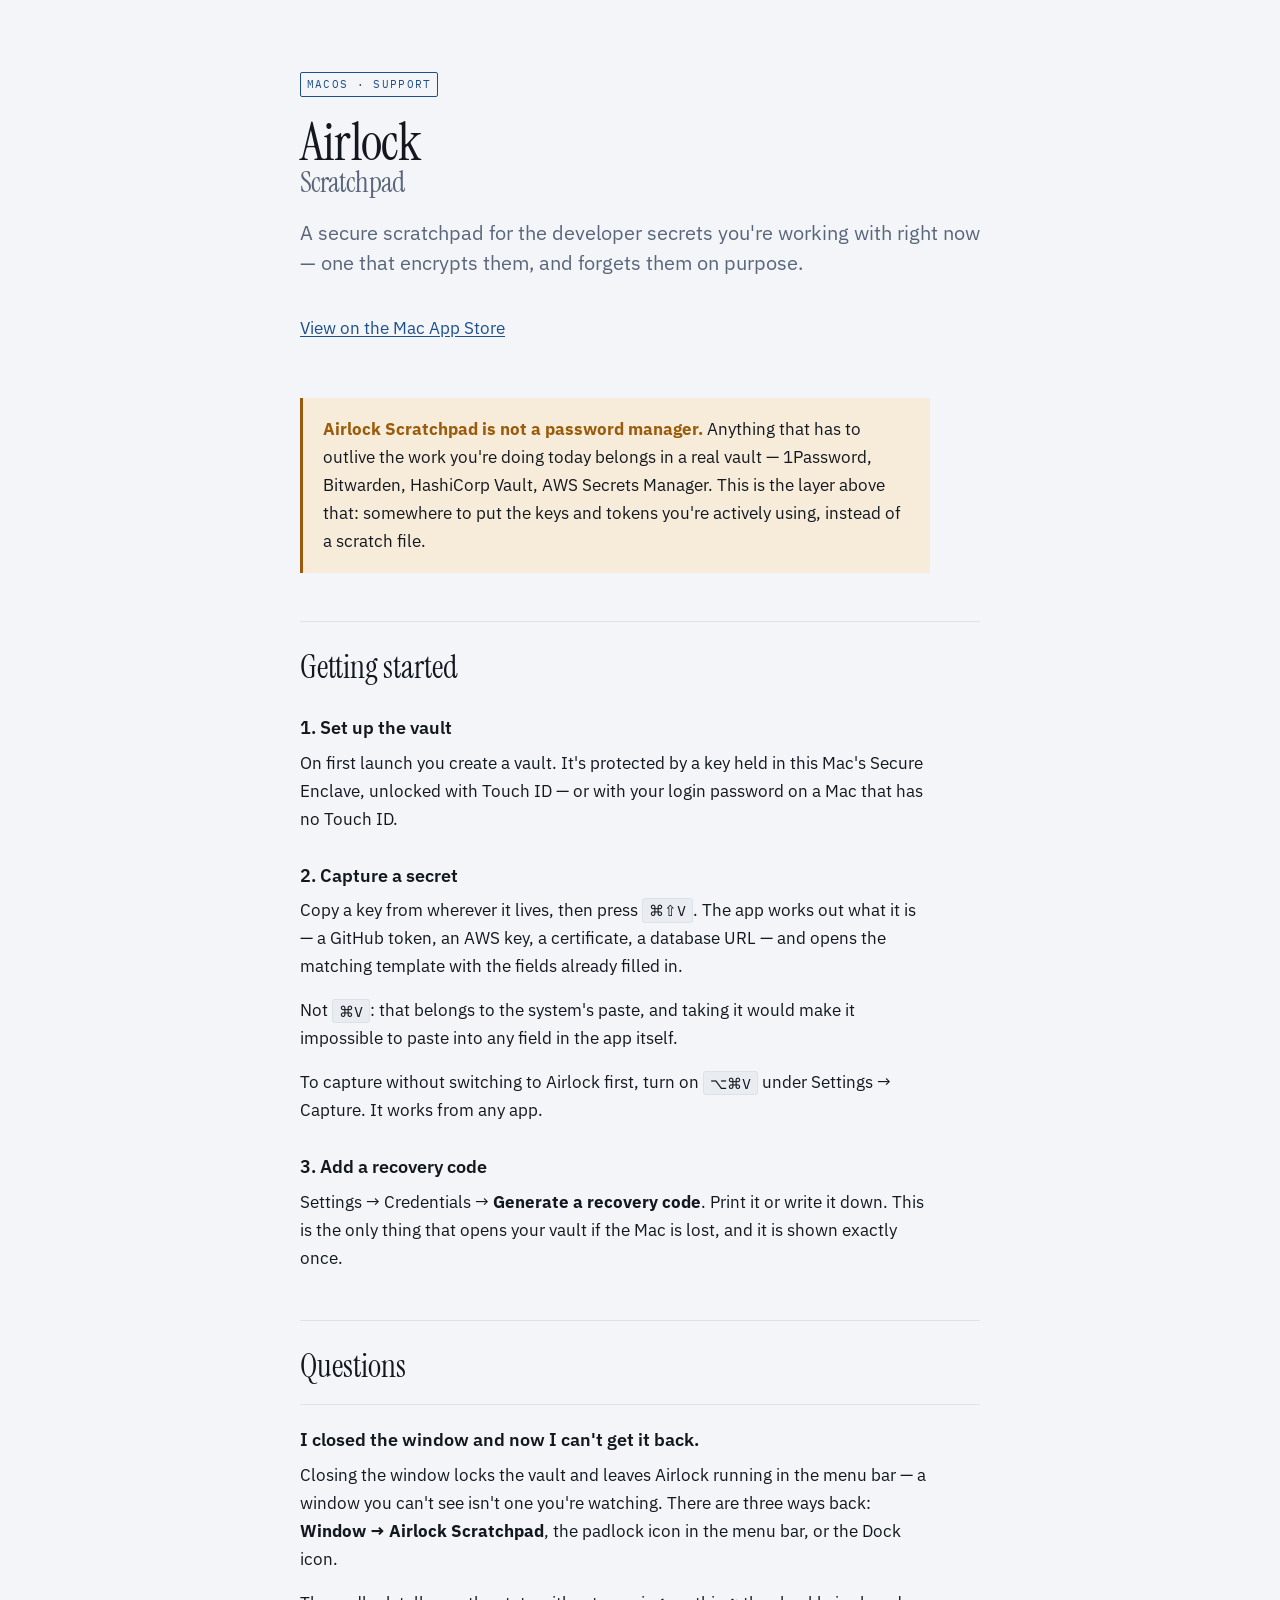
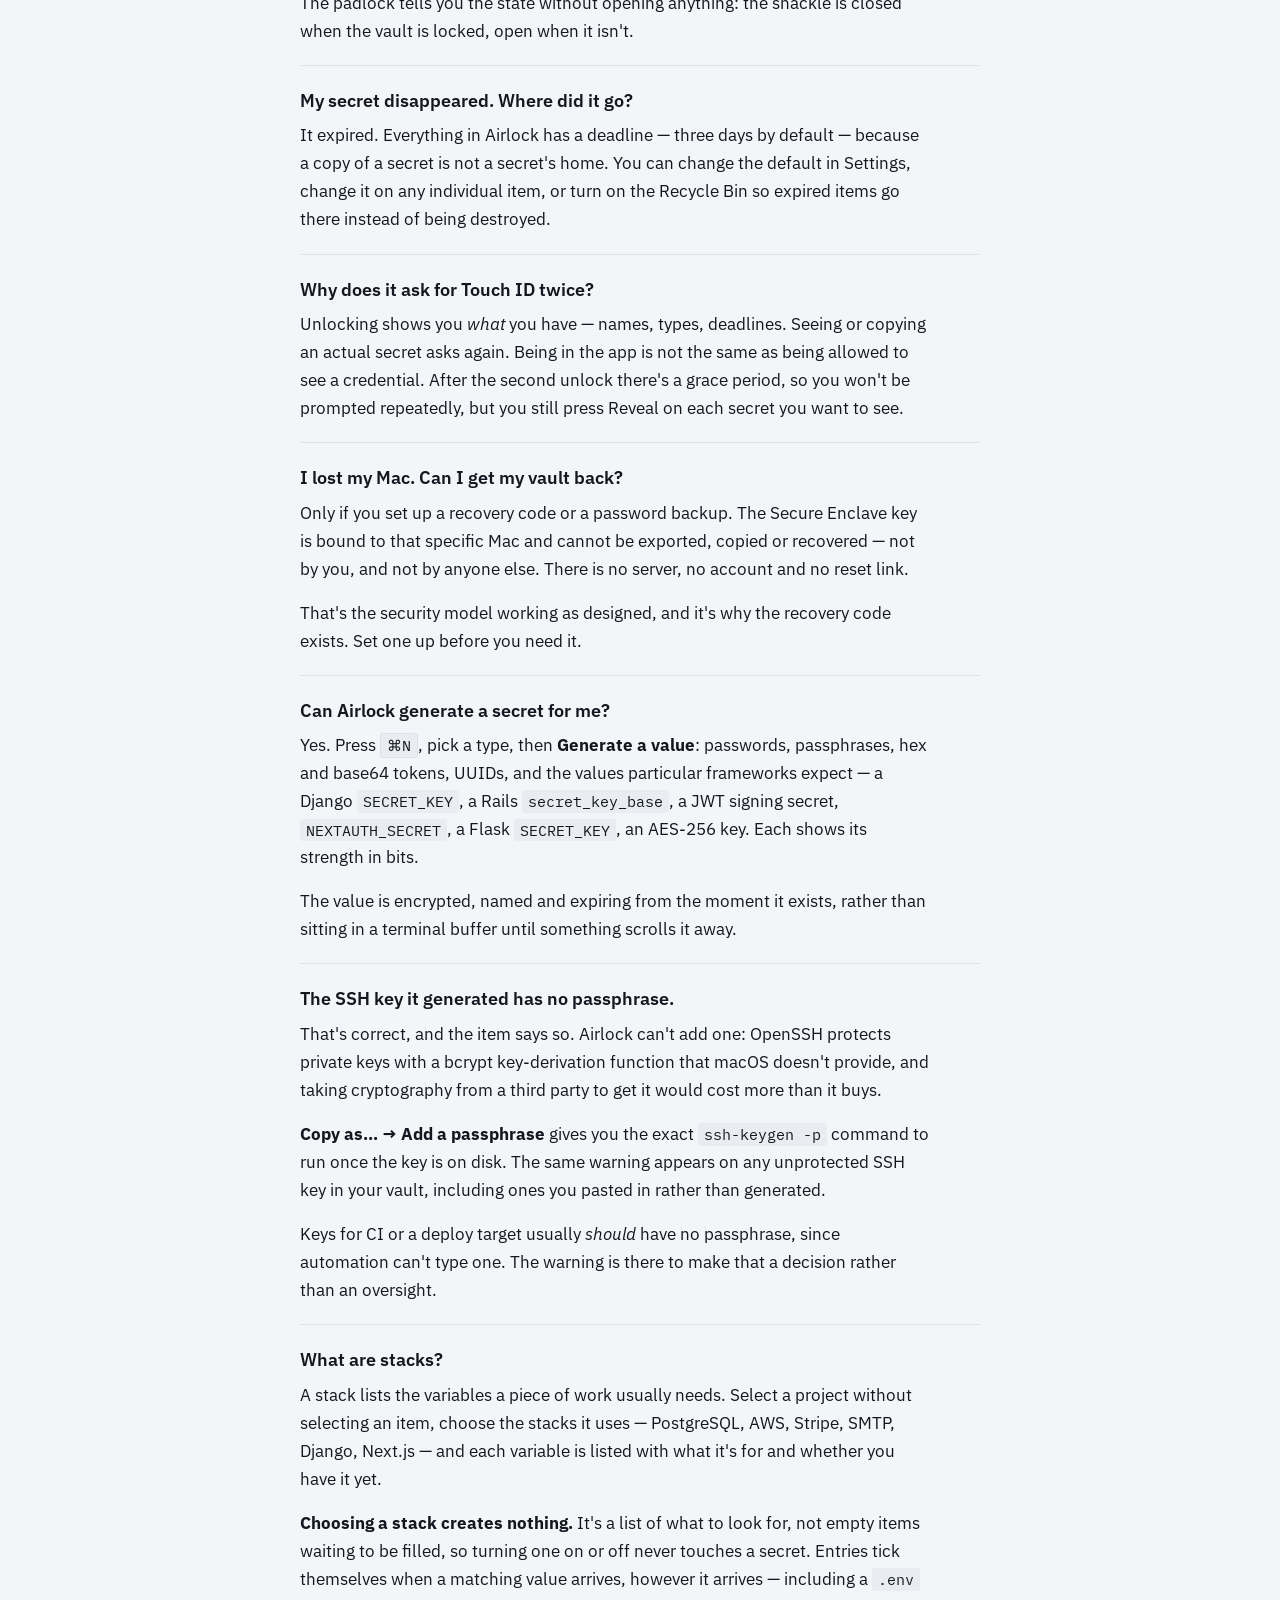
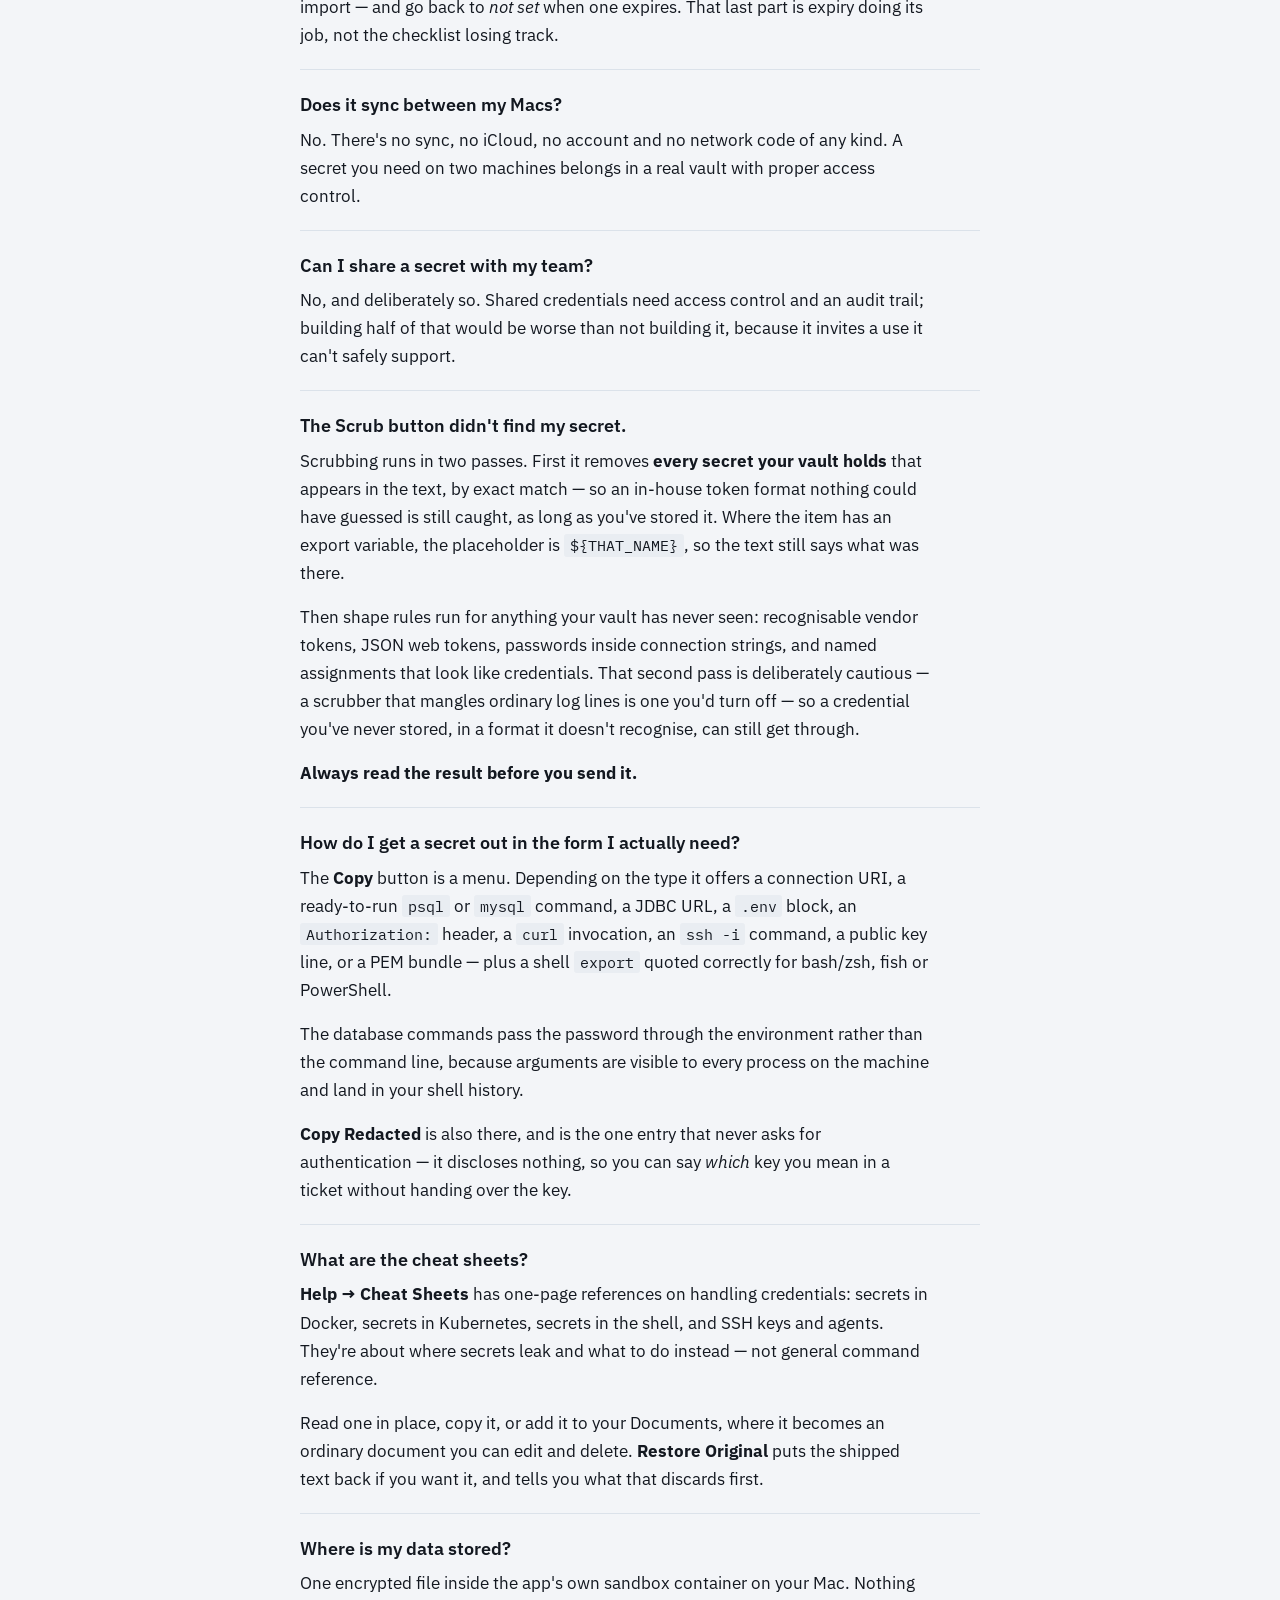
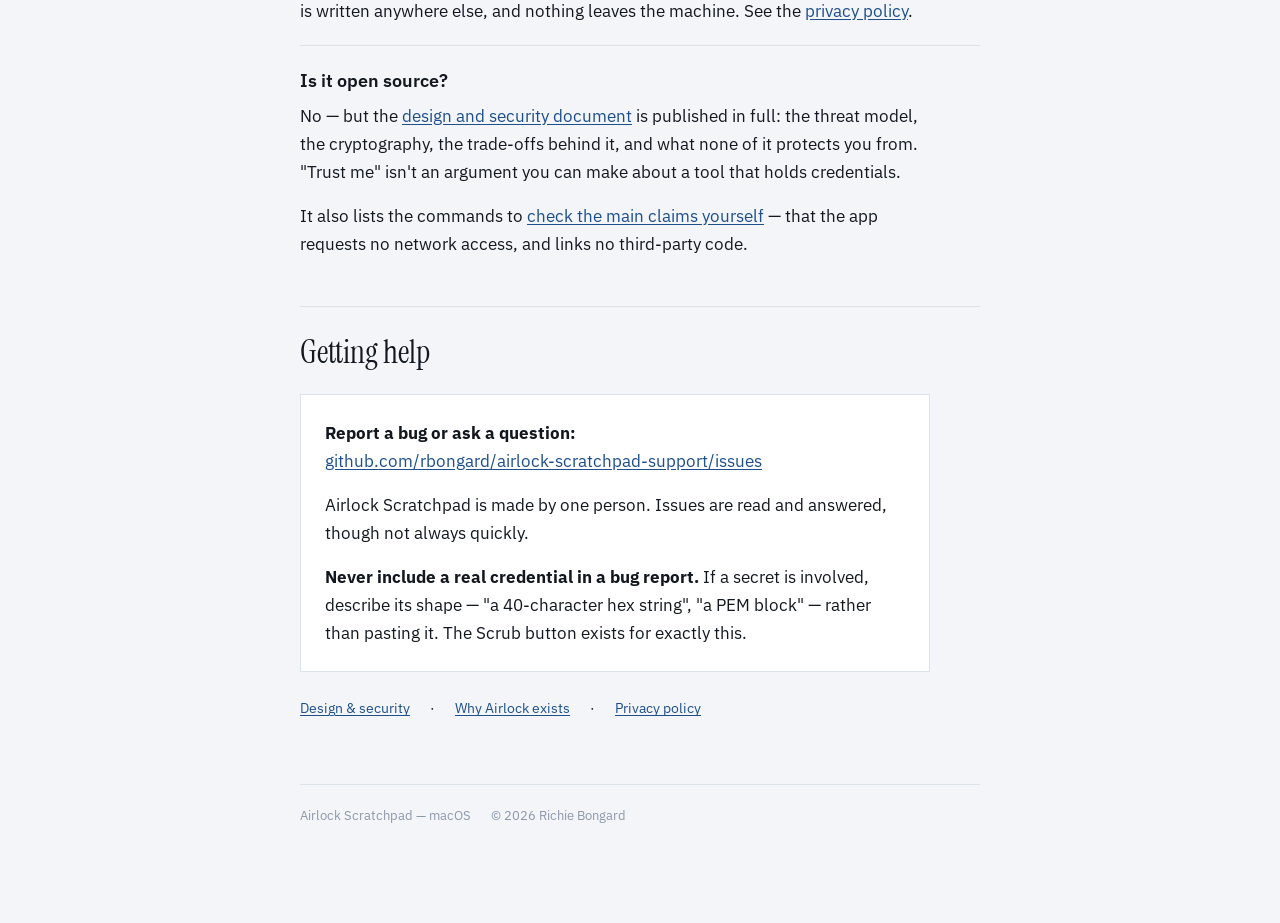
<file: index.html>
<!doctype html>
<html lang="en">
<head>
<meta charset="utf-8">
<meta name="viewport" content="width=device-width, initial-scale=1">
<title>Airlock Scratchpad — Support</title>
<meta name="description" content="Support and help for Airlock Scratchpad, a secure scratchpad for short-lived developer secrets on macOS.">
<link rel="preconnect" href="https://fonts.googleapis.com">
<link rel="preconnect" href="https://fonts.gstatic.com" crossorigin>
<link rel="stylesheet" href="https://fonts.googleapis.com/css2?family=Instrument+Serif&family=IBM+Plex+Sans:wght@400;500;600&family=IBM+Plex+Mono:wght@400;500&display=swap">
<link rel="stylesheet" href="style.css">
</head>
<body>
<div class="wrap">

  <header>
    <span class="tag">macOS · Support</span>
    <h1>Airlock<span class="second">Scratchpad</span></h1>
    <p class="lede">A secure scratchpad for the developer secrets you're working with right now — one that encrypts them, and forgets them on purpose.</p>
    <p><a href="https://apps.apple.com/us/app/airlock-scratchpad/id6808056086?mt=12">View on the Mac App Store</a></p>
  </header>

  <div class="callout">
    <p><strong>Airlock Scratchpad is not a password manager.</strong> Anything that has to outlive the work you're doing today belongs in a real vault — 1Password, Bitwarden, HashiCorp Vault, AWS Secrets Manager. This is the layer above that: somewhere to put the keys and tokens you're actively using, instead of a scratch file.</p>
  </div>

  <h2>Getting started</h2>

  <h3>1. Set up the vault</h3>
  <p>On first launch you create a vault. It's protected by a key held in this Mac's Secure Enclave, unlocked with Touch ID — or with your login password on a Mac that has no Touch ID.</p>

  <h3>2. Capture a secret</h3>
  <p>Copy a key from wherever it lives, then press <kbd>⌘⇧V</kbd>. The app works out what it is — a GitHub token, an AWS key, a certificate, a database URL — and opens the matching template with the fields already filled in.</p>
  <p>Not <kbd>⌘V</kbd>: that belongs to the system's paste, and taking it would make it impossible to paste into any field in the app itself.</p>
  <p>To capture without switching to Airlock first, turn on <kbd>⌥⌘V</kbd> under Settings → Capture. It works from any app.</p>

  <h3>3. Add a recovery code</h3>
  <p>Settings → Credentials → <strong>Generate a recovery code</strong>. Print it or write it down. This is the only thing that opens your vault if the Mac is lost, and it is shown exactly once.</p>

  <h2>Questions</h2>

  <div class="qa">
    <h3>I closed the window and now I can't get it back.</h3>
    <p>Closing the window locks the vault and leaves Airlock running in the menu bar — a window you can't see isn't one you're watching. There are three ways back: <strong>Window → Airlock Scratchpad</strong>, the padlock icon in the menu bar, or the Dock icon.</p>
    <p>The padlock tells you the state without opening anything: the shackle is closed when the vault is locked, open when it isn't.</p>
  </div>

  <div class="qa">
    <h3>My secret disappeared. Where did it go?</h3>
    <p>It expired. Everything in Airlock has a deadline — three days by default — because a copy of a secret is not a secret's home. You can change the default in Settings, change it on any individual item, or turn on the Recycle Bin so expired items go there instead of being destroyed.</p>
  </div>

  <div class="qa">
    <h3>Why does it ask for Touch ID twice?</h3>
    <p>Unlocking shows you <em>what</em> you have — names, types, deadlines. Seeing or copying an actual secret asks again. Being in the app is not the same as being allowed to see a credential. After the second unlock there's a grace period, so you won't be prompted repeatedly, but you still press Reveal on each secret you want to see.</p>
  </div>

  <div class="qa">
    <h3>I lost my Mac. Can I get my vault back?</h3>
    <p>Only if you set up a recovery code or a password backup. The Secure Enclave key is bound to that specific Mac and cannot be exported, copied or recovered — not by you, and not by anyone else. There is no server, no account and no reset link.</p>
    <p>That's the security model working as designed, and it's why the recovery code exists. Set one up before you need it.</p>
  </div>

  <div class="qa">
    <h3>Can Airlock generate a secret for me?</h3>
    <p>Yes. Press <kbd>⌘N</kbd>, pick a type, then <strong>Generate a value</strong>: passwords, passphrases, hex and base64 tokens, UUIDs, and the values particular frameworks expect — a Django <code>SECRET_KEY</code>, a Rails <code>secret_key_base</code>, a JWT signing secret, <code>NEXTAUTH_SECRET</code>, a Flask <code>SECRET_KEY</code>, an AES-256 key. Each shows its strength in bits.</p>
    <p>The value is encrypted, named and expiring from the moment it exists, rather than sitting in a terminal buffer until something scrolls it away.</p>
  </div>

  <div class="qa">
    <h3>The SSH key it generated has no passphrase.</h3>
    <p>That's correct, and the item says so. Airlock can't add one: OpenSSH protects private keys with a bcrypt key-derivation function that macOS doesn't provide, and taking cryptography from a third party to get it would cost more than it buys.</p>
    <p><strong>Copy as… → Add a passphrase</strong> gives you the exact <code>ssh-keygen -p</code> command to run once the key is on disk. The same warning appears on any unprotected SSH key in your vault, including ones you pasted in rather than generated.</p>
    <p>Keys for CI or a deploy target usually <em>should</em> have no passphrase, since automation can't type one. The warning is there to make that a decision rather than an oversight.</p>
  </div>

  <div class="qa">
    <h3>What are stacks?</h3>
    <p>A stack lists the variables a piece of work usually needs. Select a project without selecting an item, choose the stacks it uses — PostgreSQL, AWS, Stripe, SMTP, Django, Next.js — and each variable is listed with what it's for and whether you have it yet.</p>
    <p><strong>Choosing a stack creates nothing.</strong> It's a list of what to look for, not empty items waiting to be filled, so turning one on or off never touches a secret. Entries tick themselves when a matching value arrives, however it arrives — including a <code>.env</code> import — and go back to <em>not set</em> when one expires. That last part is expiry doing its job, not the checklist losing track.</p>
  </div>

  <div class="qa">
    <h3>Does it sync between my Macs?</h3>
    <p>No. There's no sync, no iCloud, no account and no network code of any kind. A secret you need on two machines belongs in a real vault with proper access control.</p>
  </div>

  <div class="qa">
    <h3>Can I share a secret with my team?</h3>
    <p>No, and deliberately so. Shared credentials need access control and an audit trail; building half of that would be worse than not building it, because it invites a use it can't safely support.</p>
  </div>

  <div class="qa">
    <h3>The Scrub button didn't find my secret.</h3>
    <p>Scrubbing runs in two passes. First it removes <strong>every secret your vault holds</strong> that appears in the text, by exact match — so an in-house token format nothing could have guessed is still caught, as long as you've stored it. Where the item has an export variable, the placeholder is <code>${THAT_NAME}</code>, so the text still says what was there.</p>
    <p>Then shape rules run for anything your vault has never seen: recognisable vendor tokens, JSON web tokens, passwords inside connection strings, and named assignments that look like credentials. That second pass is deliberately cautious — a scrubber that mangles ordinary log lines is one you'd turn off — so a credential you've never stored, in a format it doesn't recognise, can still get through.</p>
    <p><strong>Always read the result before you send it.</strong></p>
  </div>

  <div class="qa">
    <h3>How do I get a secret out in the form I actually need?</h3>
    <p>The <strong>Copy</strong> button is a menu. Depending on the type it offers a connection URI, a ready-to-run <code>psql</code> or <code>mysql</code> command, a JDBC URL, a <code>.env</code> block, an <code>Authorization:</code> header, a <code>curl</code> invocation, an <code>ssh -i</code> command, a public key line, or a PEM bundle — plus a shell <code>export</code> quoted correctly for bash/zsh, fish or PowerShell.</p>
    <p>The database commands pass the password through the environment rather than the command line, because arguments are visible to every process on the machine and land in your shell history.</p>
    <p><strong>Copy Redacted</strong> is also there, and is the one entry that never asks for authentication — it discloses nothing, so you can say <em>which</em> key you mean in a ticket without handing over the key.</p>
  </div>

  <div class="qa">
    <h3>What are the cheat sheets?</h3>
    <p><strong>Help → Cheat Sheets</strong> has one-page references on handling credentials: secrets in Docker, secrets in Kubernetes, secrets in the shell, and SSH keys and agents. They're about where secrets leak and what to do instead — not general command reference.</p>
    <p>Read one in place, copy it, or add it to your Documents, where it becomes an ordinary document you can edit and delete. <strong>Restore Original</strong> puts the shipped text back if you want it, and tells you what that discards first.</p>
  </div>

  <div class="qa">
    <h3>Where is my data stored?</h3>
    <p>One encrypted file inside the app's own sandbox container on your Mac. Nothing is written anywhere else, and nothing leaves the machine. See the <a href="privacy.html">privacy policy</a>.</p>
  </div>

  <div class="qa">
    <h3>Is it open source?</h3>
    <p>No — but the <a href="design.html">design and security document</a> is published in full: the threat model, the cryptography, the trade-offs behind it, and what none of it protects you from. "Trust me" isn't an argument you can make about a tool that holds credentials.</p>
    <p>It also lists the commands to <a href="design.html#checking-the-claims-yourself">check the main claims yourself</a> — that the app requests no network access, and links no third-party code.</p>
  </div>

  <h2>Getting help</h2>

  <div class="contact">
    <p><strong>Report a bug or ask a question:</strong><br>
    <a href="https://github.com/rbongard/airlock-scratchpad-support/issues">github.com/rbongard/airlock-scratchpad-support/issues</a></p>
    <p>Airlock Scratchpad is made by one person. Issues are read and answered, though not always quickly.</p>
    <p><strong>Never include a real credential in a bug report.</strong> If a secret is involved, describe its shape — "a 40-character hex string", "a PEM block" — rather than pasting it. The Scrub button exists for exactly this.</p>
  </div>

  <nav class="crumbs">
    <a href="design.html">Design &amp; security</a> ·
    <a href="why.html">Why Airlock exists</a> ·
    <a href="privacy.html">Privacy policy</a>
  </nav>

  <footer>
    <span>Airlock Scratchpad — macOS</span>
    <span>© 2026 Richie Bongard</span>
  </footer>

</div>
</body>
</html>
</file>
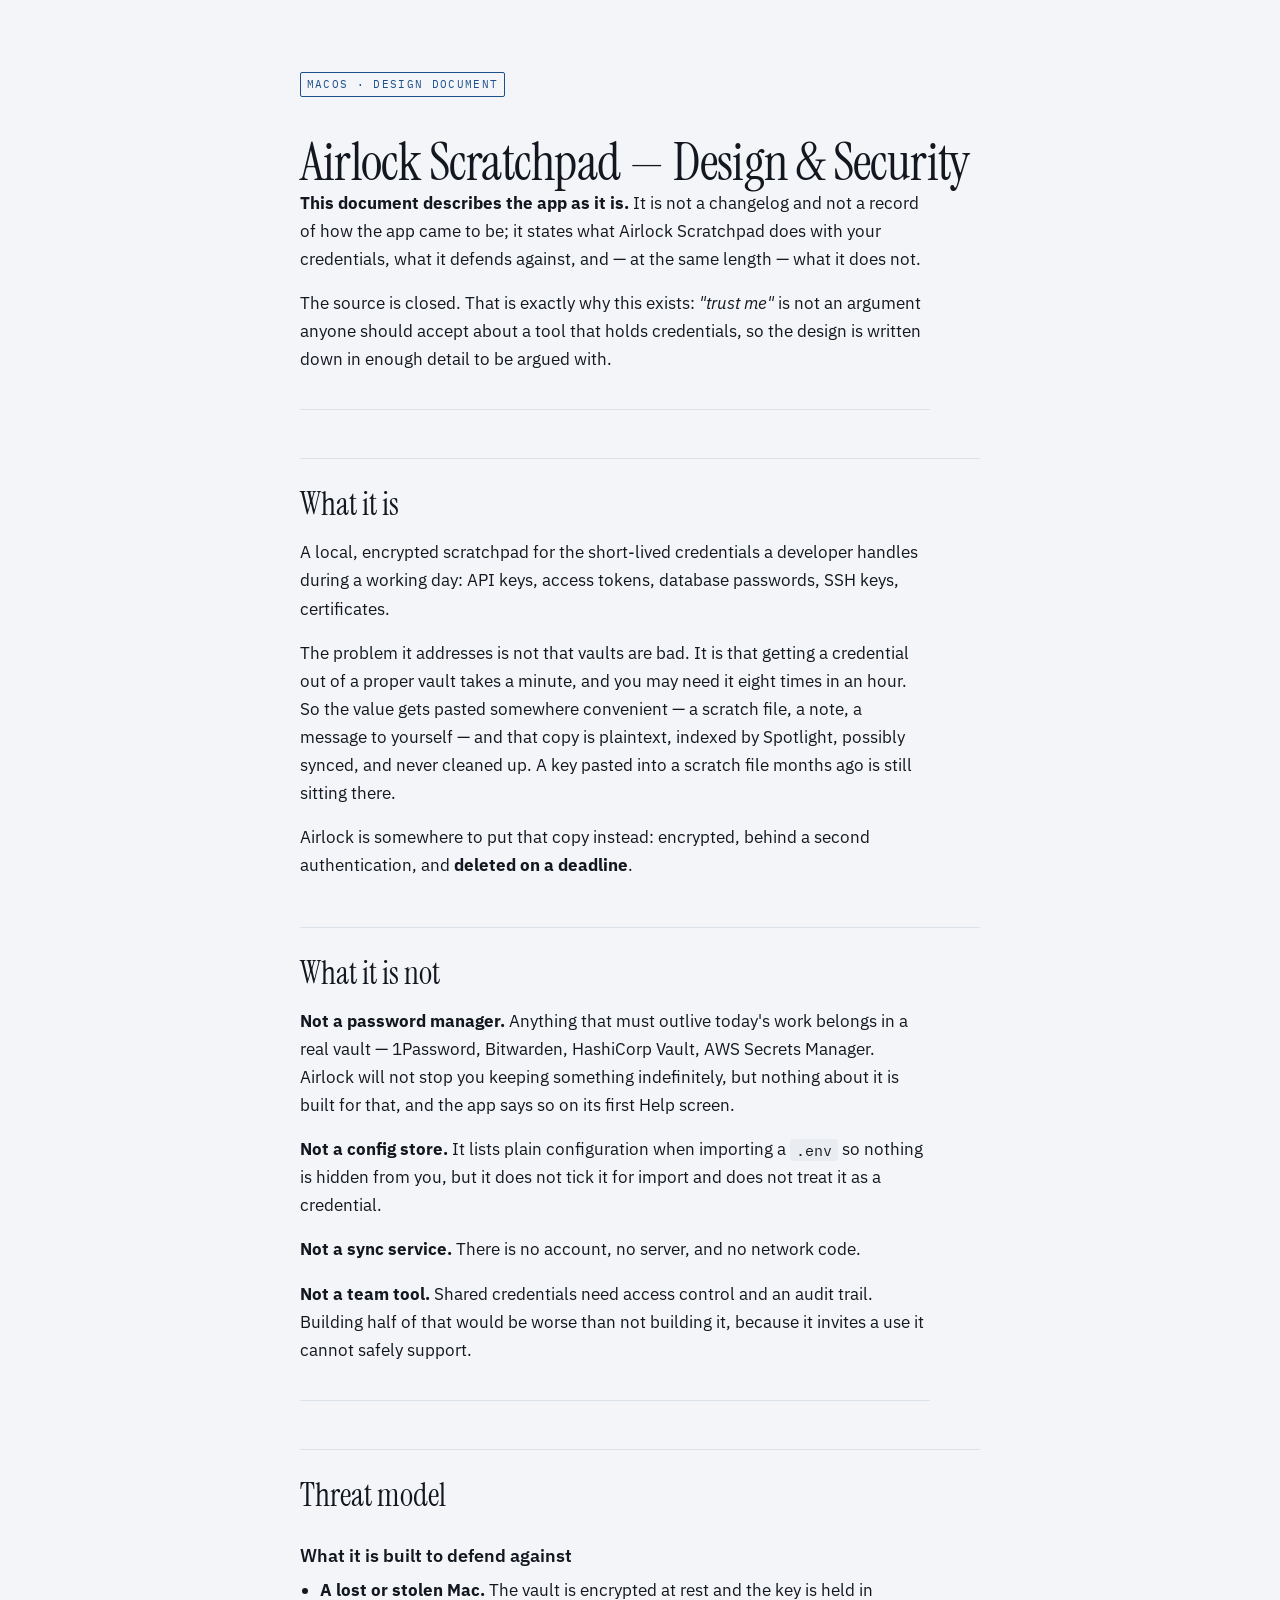
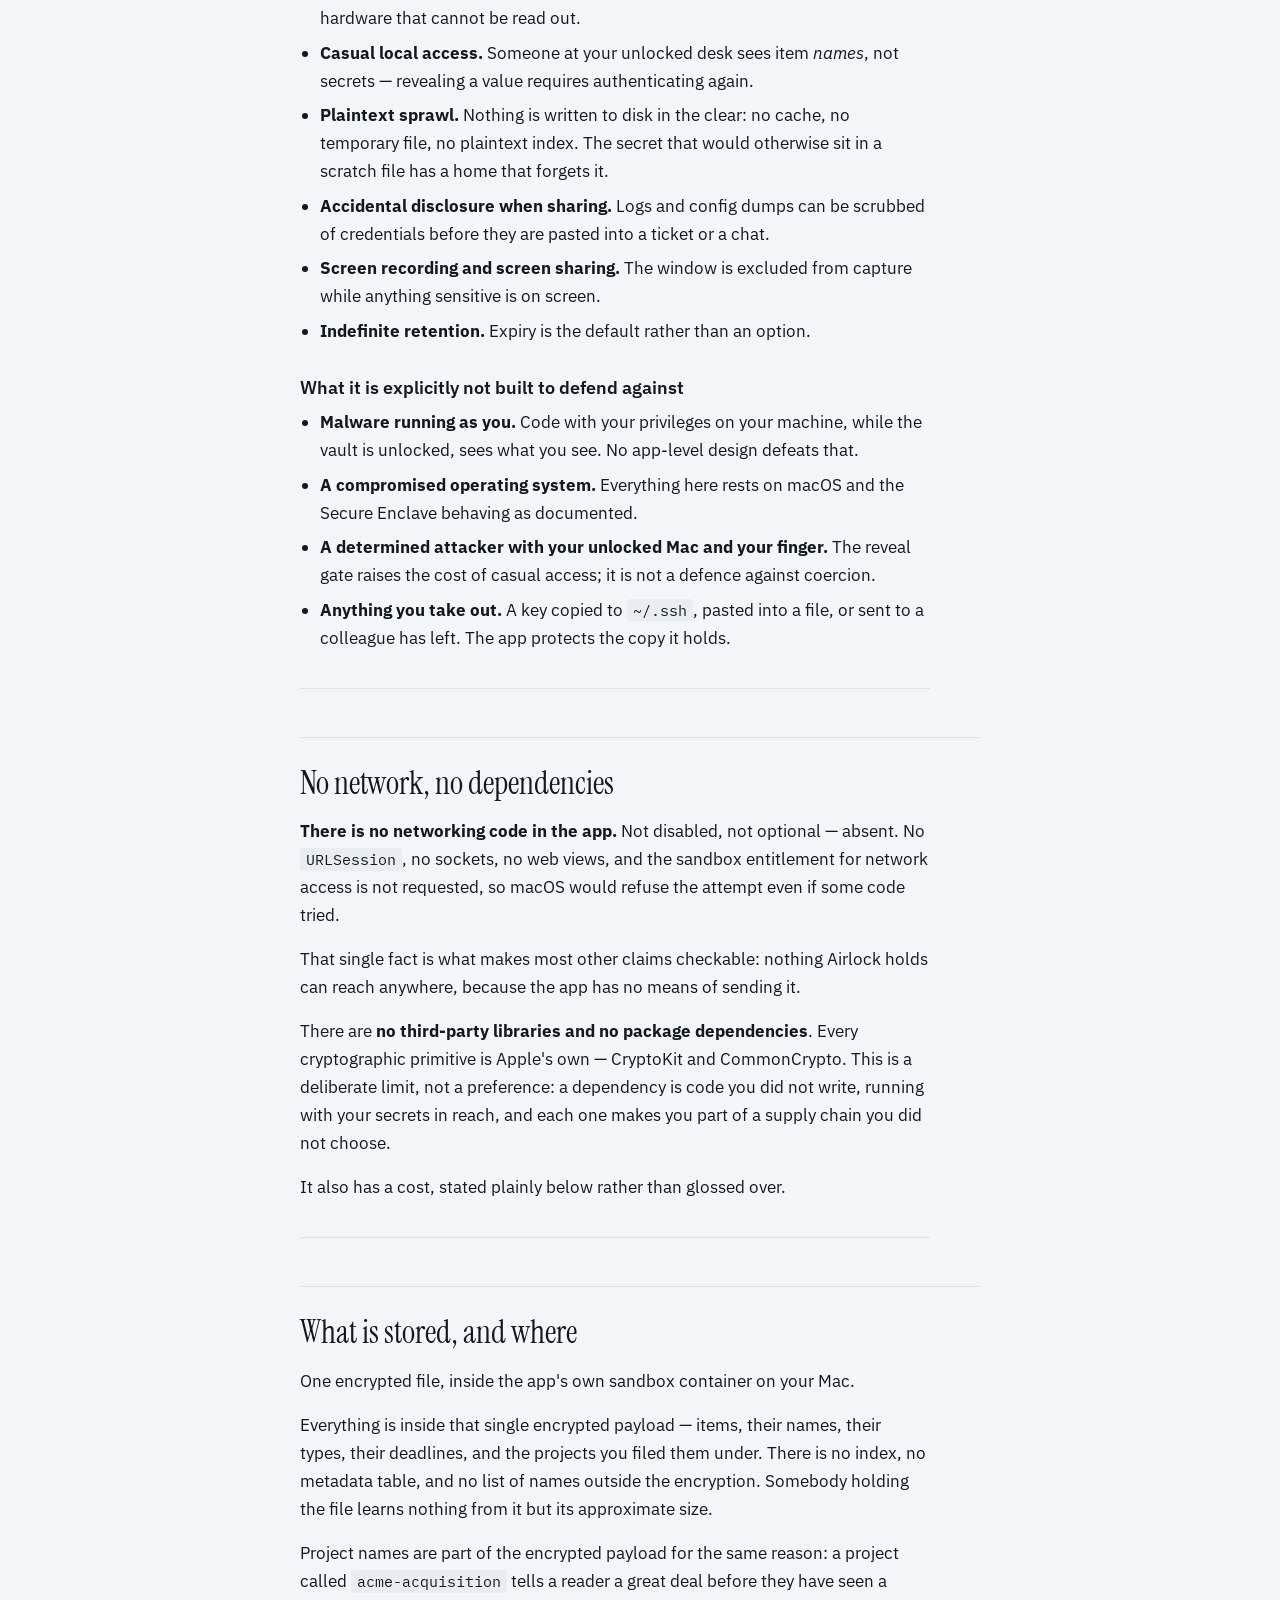
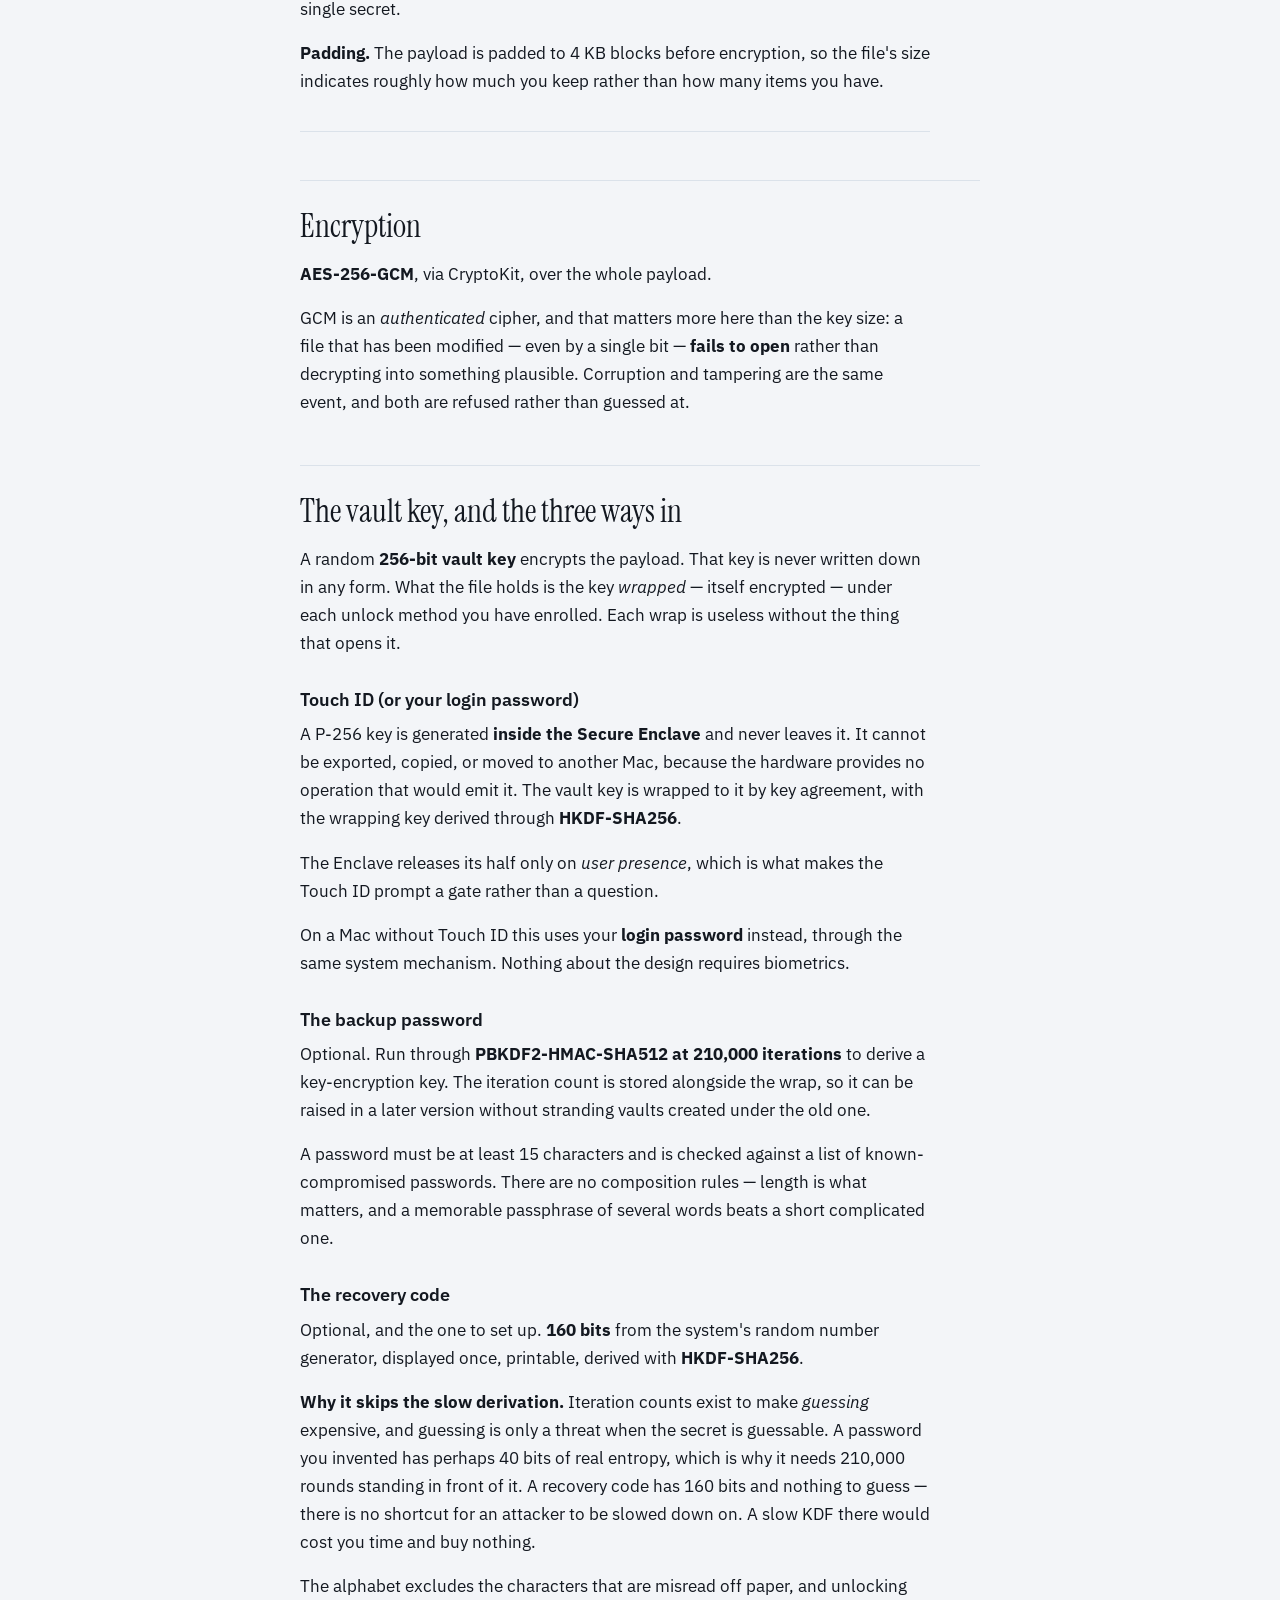
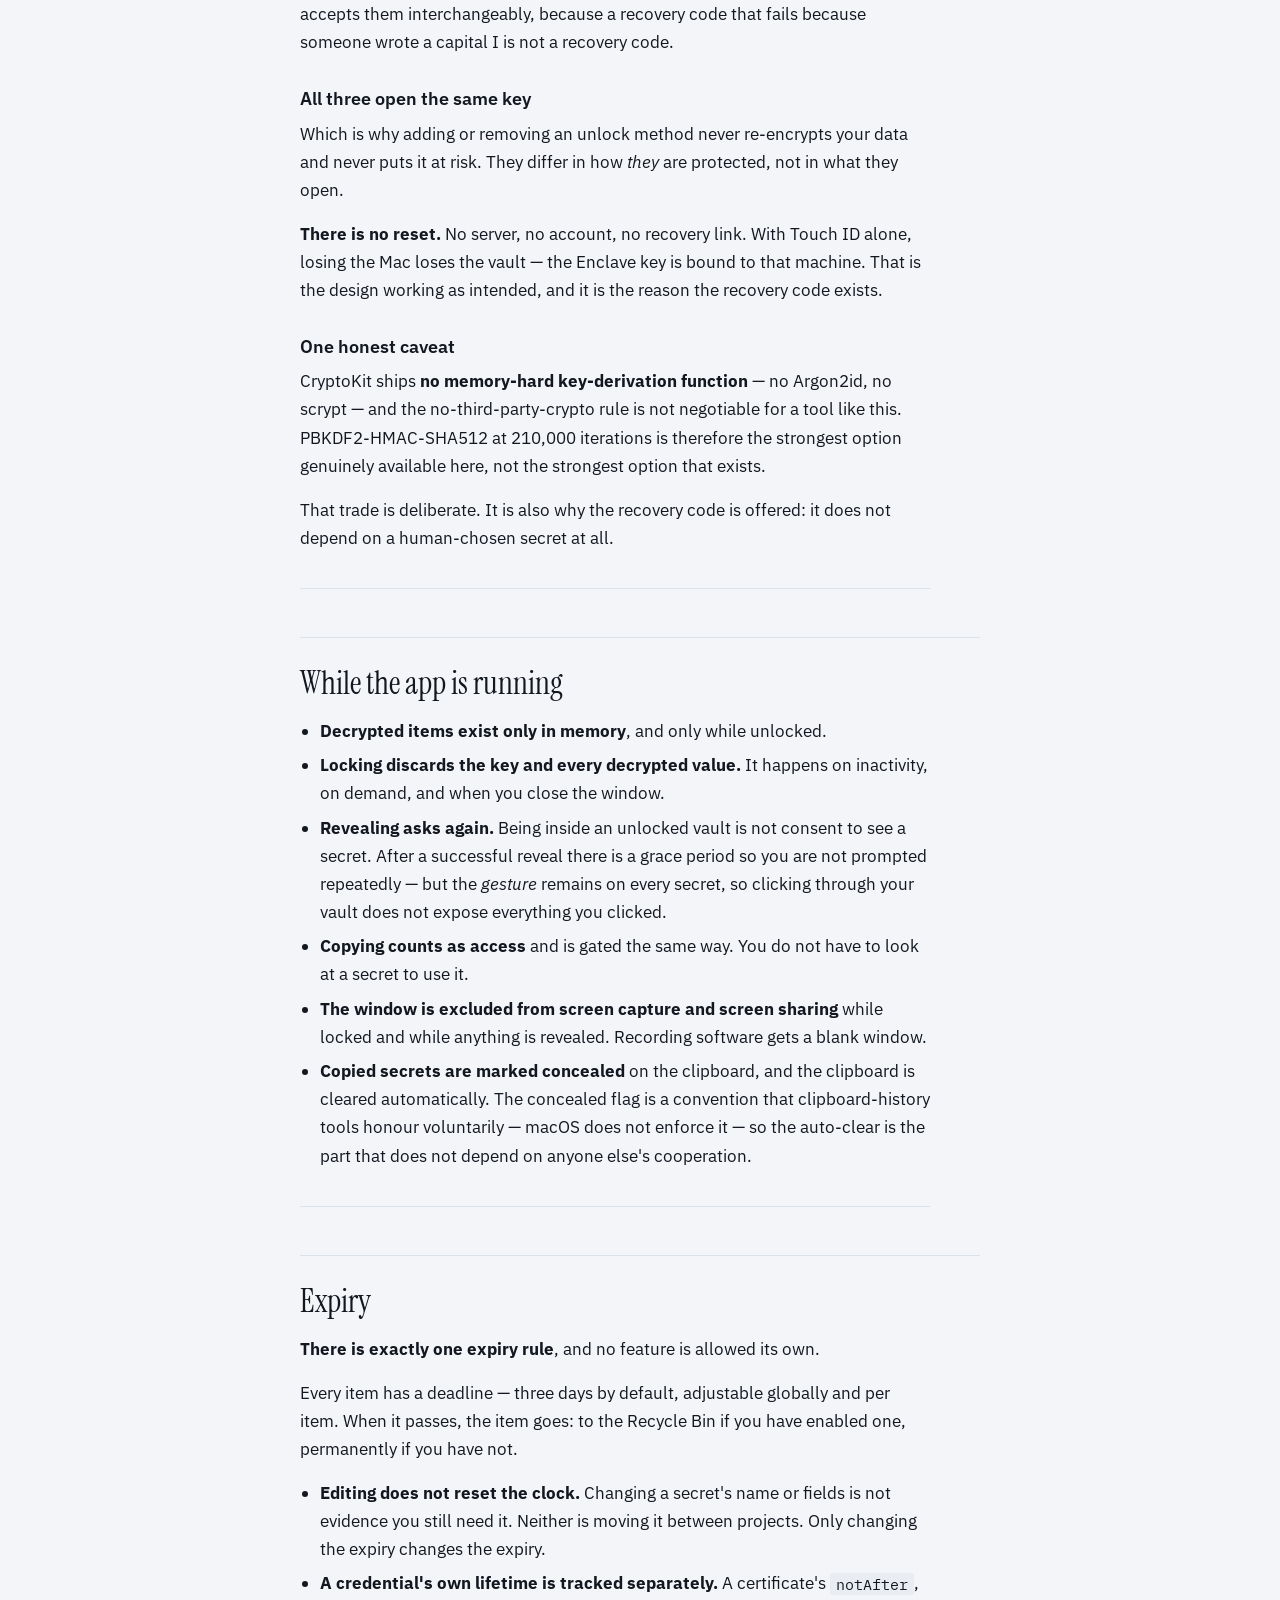
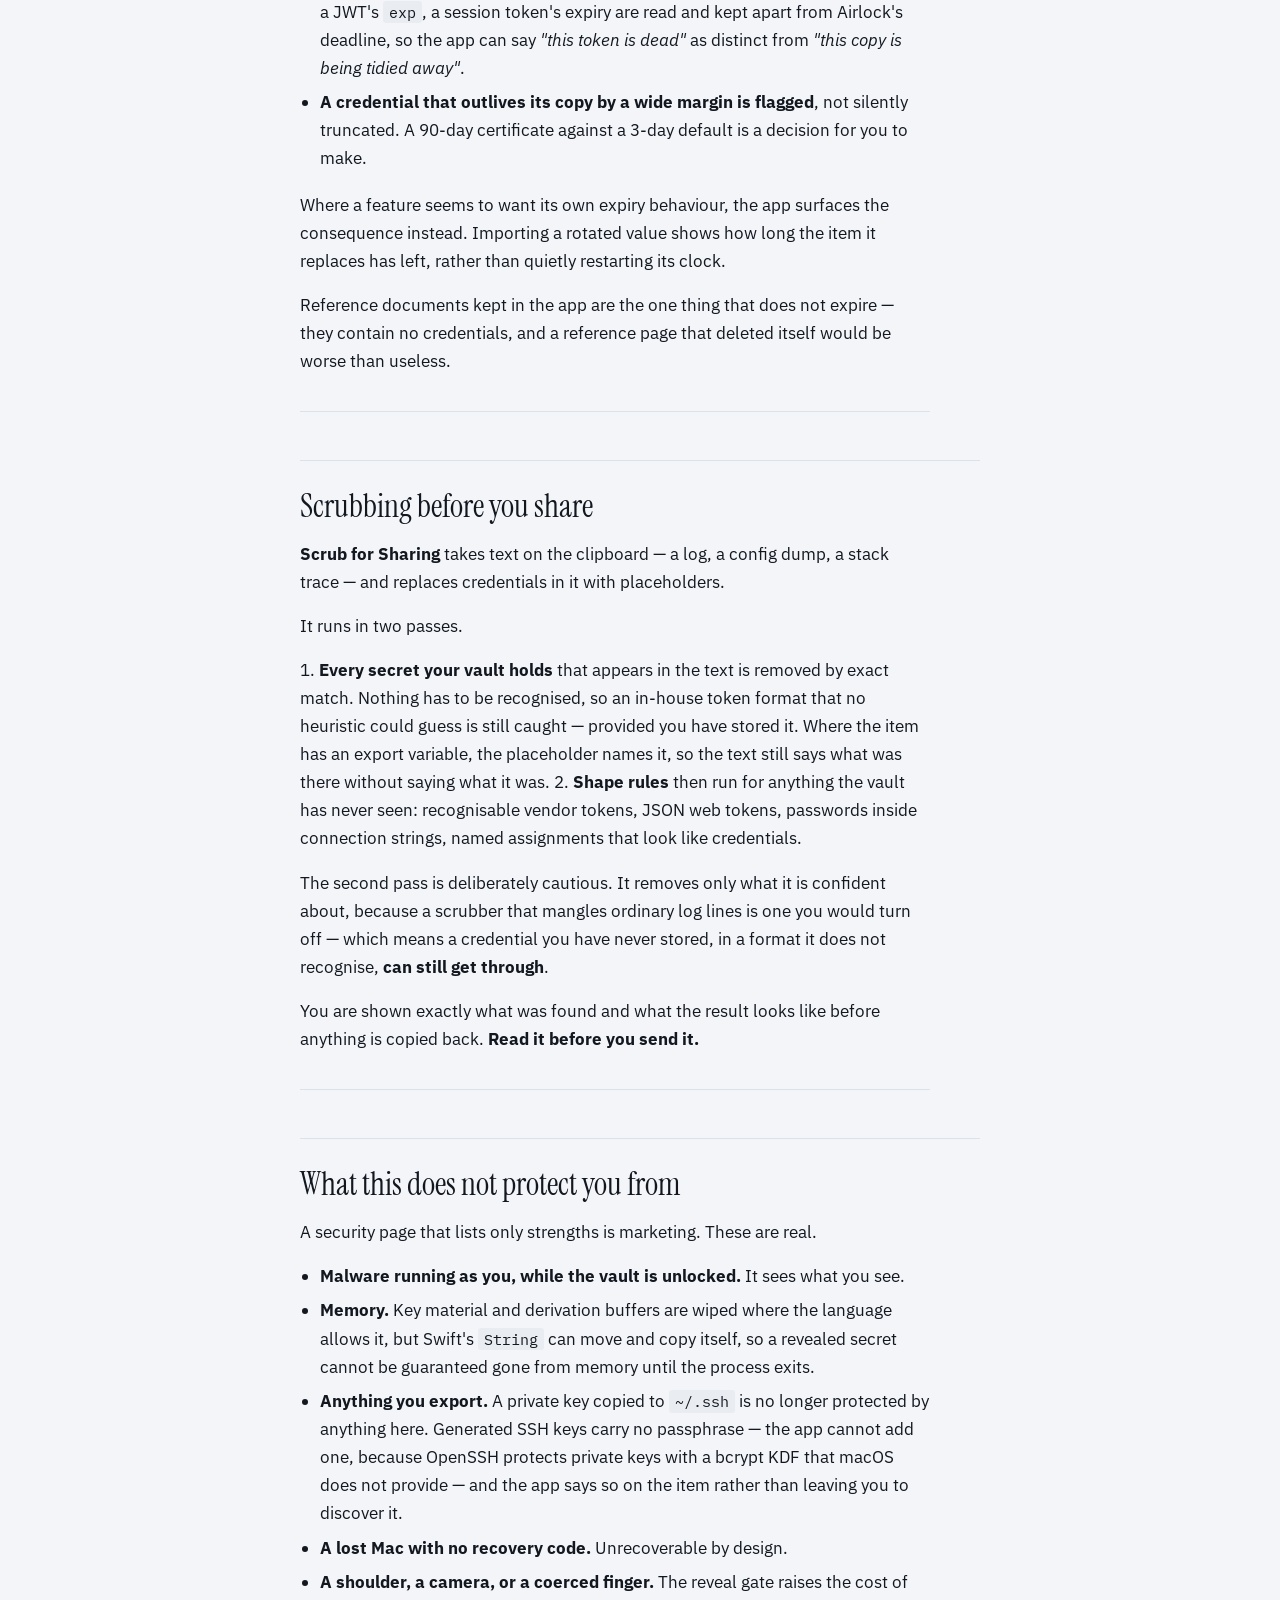
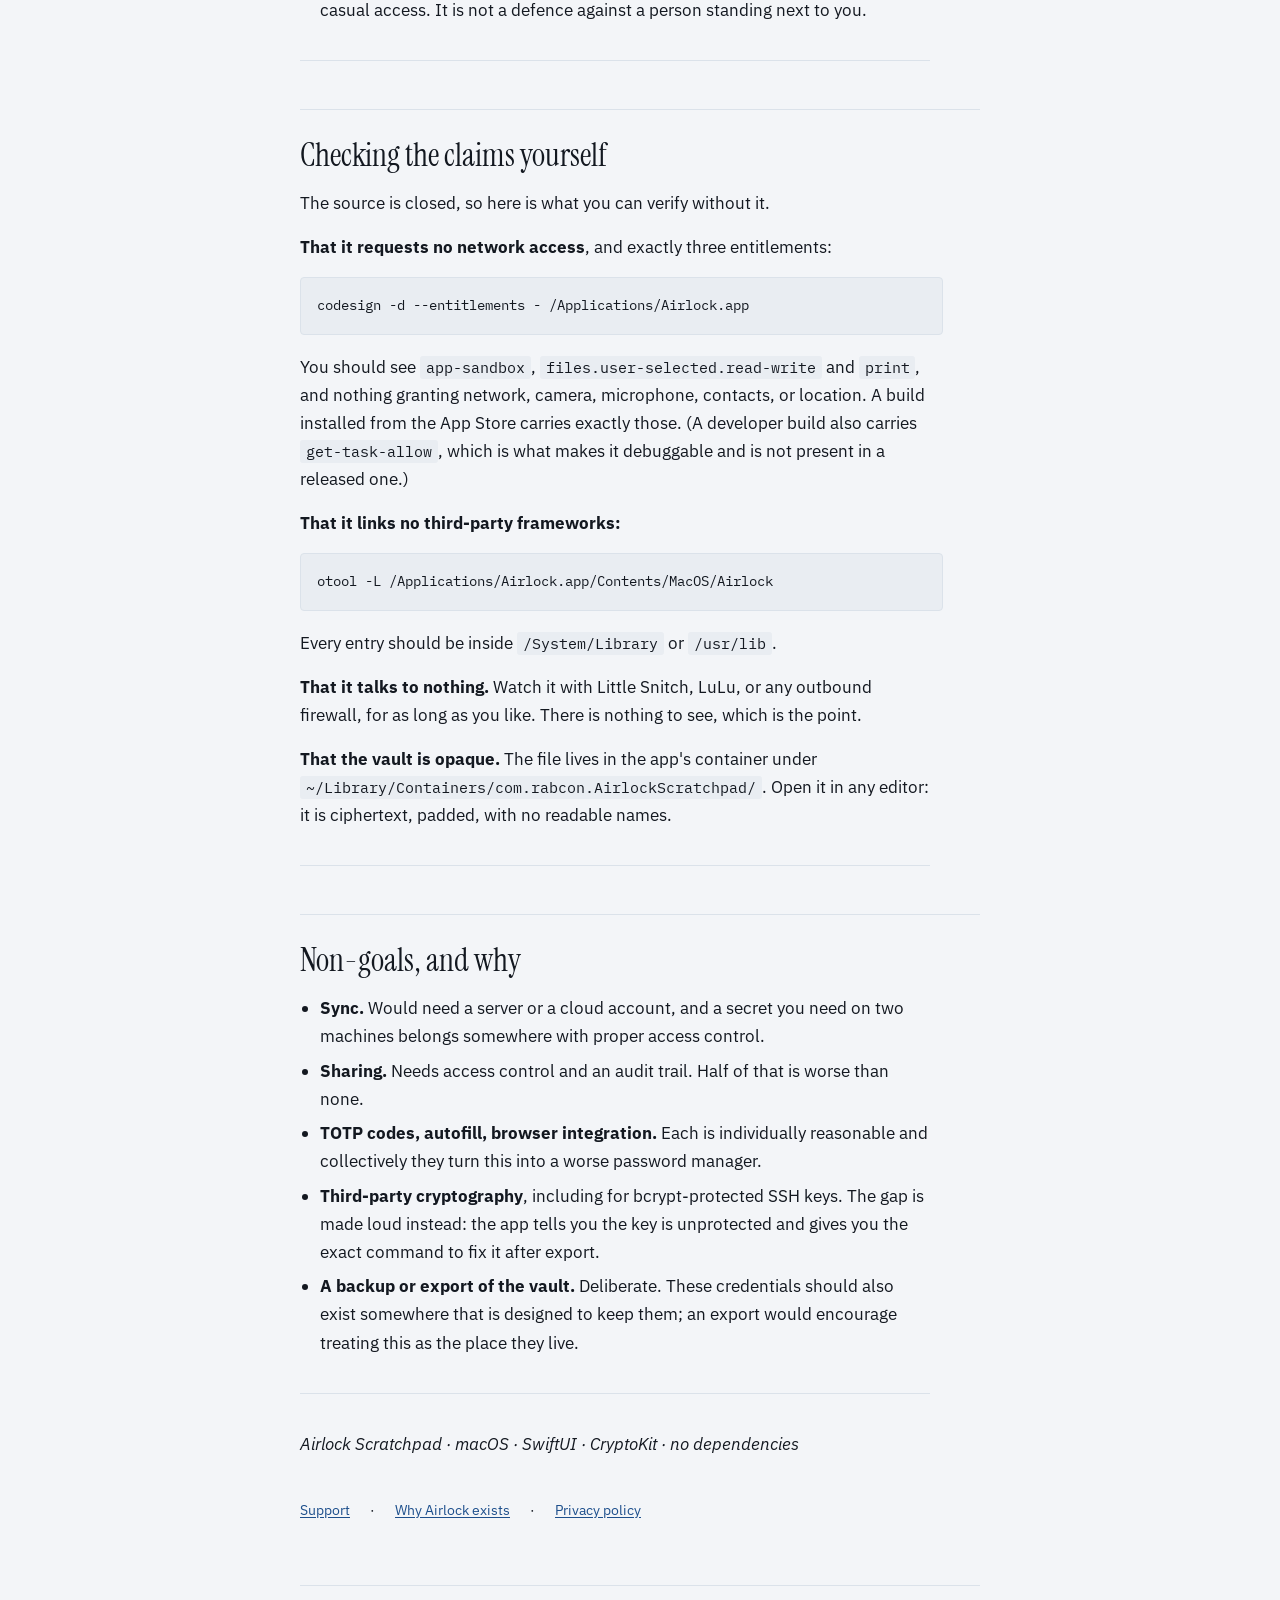
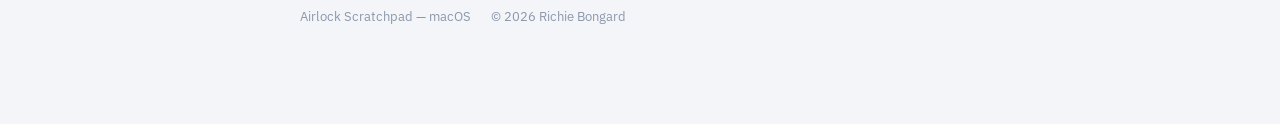
<file: design.html>
<!doctype html>
<html lang="en">
<head>
<meta charset="utf-8">
<meta name="viewport" content="width=device-width, initial-scale=1">
<title>Airlock Scratchpad — Design &amp; Security</title>
<meta name="description" content="How Airlock Scratchpad stores and protects credentials: the threat model, the cryptography, the limits, and how to check the claims yourself.">
<link rel="preconnect" href="https://fonts.googleapis.com">
<link rel="preconnect" href="https://fonts.gstatic.com" crossorigin>
<link rel="stylesheet" href="https://fonts.googleapis.com/css2?family=Instrument+Serif&amp;family=IBM+Plex+Sans:wght@400;500;600&amp;family=IBM+Plex+Mono:wght@400;500&amp;display=swap">
<link rel="stylesheet" href="style.css">
</head>
<body>
<div class="wrap">

  <header>
    <span class="tag">macOS · Design document</span>
  </header>

  <h1>Airlock Scratchpad — Design &amp; Security</h1>
  <p><strong>This document describes the app as it is.</strong> It is not a changelog and not a record of how the app came to be; it states what Airlock Scratchpad does with your credentials, what it defends against, and — at the same length — what it does not.</p>
  <p>The source is closed. That is exactly why this exists: <em>&quot;trust me&quot;</em> is not an argument anyone should accept about a tool that holds credentials, so the design is written down in enough detail to be argued with.</p>
  <hr>
  <h2 id="what-it-is">What it is</h2>
  <p>A local, encrypted scratchpad for the short-lived credentials a developer handles during a working day: API keys, access tokens, database passwords, SSH keys, certificates.</p>
  <p>The problem it addresses is not that vaults are bad. It is that getting a credential out of a proper vault takes a minute, and you may need it eight times in an hour. So the value gets pasted somewhere convenient — a scratch file, a note, a message to yourself — and that copy is plaintext, indexed by Spotlight, possibly synced, and never cleaned up. A key pasted into a scratch file months ago is still sitting there.</p>
  <p>Airlock is somewhere to put that copy instead: encrypted, behind a second authentication, and <strong>deleted on a deadline</strong>.</p>
  <h2 id="what-it-is-not">What it is not</h2>
  <p><strong>Not a password manager.</strong> Anything that must outlive today&#x27;s work belongs in a real vault — 1Password, Bitwarden, HashiCorp Vault, AWS Secrets Manager. Airlock will not stop you keeping something indefinitely, but nothing about it is built for that, and the app says so on its first Help screen.</p>
  <p><strong>Not a config store.</strong> It lists plain configuration when importing a <code>.env</code> so nothing is hidden from you, but it does not tick it for import and does not treat it as a credential.</p>
  <p><strong>Not a sync service.</strong> There is no account, no server, and no network code.</p>
  <p><strong>Not a team tool.</strong> Shared credentials need access control and an audit trail. Building half of that would be worse than not building it, because it invites a use it cannot safely support.</p>
  <hr>
  <h2 id="threat-model">Threat model</h2>
  <h3 id="what-it-is-built-to-defend-against">What it is built to defend against</h3>
  <ul><li><strong>A lost or stolen Mac.</strong> The vault is encrypted at rest and the key is held in hardware that cannot be read out.</li><li><strong>Casual local access.</strong> Someone at your unlocked desk sees item <em>names</em>, not secrets — revealing a value requires authenticating again.</li><li><strong>Plaintext sprawl.</strong> Nothing is written to disk in the clear: no cache, no temporary file, no plaintext index. The secret that would otherwise sit in a scratch file has a home that forgets it.</li><li><strong>Accidental disclosure when sharing.</strong> Logs and config dumps can be scrubbed of credentials before they are pasted into a ticket or a chat.</li><li><strong>Screen recording and screen sharing.</strong> The window is excluded from capture while anything sensitive is on screen.</li><li><strong>Indefinite retention.</strong> Expiry is the default rather than an option.</li></ul>
  <h3 id="what-it-is-explicitly-not-built-to-defend-against">What it is explicitly not built to defend against</h3>
  <ul><li><strong>Malware running as you.</strong> Code with your privileges on your machine, while the vault is unlocked, sees what you see. No app-level design defeats that.</li><li><strong>A compromised operating system.</strong> Everything here rests on macOS and the Secure Enclave behaving as documented.</li><li><strong>A determined attacker with your unlocked Mac and your finger.</strong> The reveal gate raises the cost of casual access; it is not a defence against coercion.</li><li><strong>Anything you take out.</strong> A key copied to <code>~/.ssh</code>, pasted into a file, or sent to a colleague has left. The app protects the copy it holds.</li></ul>
  <hr>
  <h2 id="no-network-no-dependencies">No network, no dependencies</h2>
  <p><strong>There is no networking code in the app.</strong> Not disabled, not optional — absent. No <code>URLSession</code>, no sockets, no web views, and the sandbox entitlement for network access is not requested, so macOS would refuse the attempt even if some code tried.</p>
  <p>That single fact is what makes most other claims checkable: nothing Airlock holds can reach anywhere, because the app has no means of sending it.</p>
  <p>There are <strong>no third-party libraries and no package dependencies</strong>. Every cryptographic primitive is Apple&#x27;s own — CryptoKit and CommonCrypto. This is a deliberate limit, not a preference: a dependency is code you did not write, running with your secrets in reach, and each one makes you part of a supply chain you did not choose.</p>
  <p>It also has a cost, stated plainly below rather than glossed over.</p>
  <hr>
  <h2 id="what-is-stored-and-where">What is stored, and where</h2>
  <p>One encrypted file, inside the app&#x27;s own sandbox container on your Mac.</p>
  <p>Everything is inside that single encrypted payload — items, their names, their types, their deadlines, and the projects you filed them under. There is no index, no metadata table, and no list of names outside the encryption. Somebody holding the file learns nothing from it but its approximate size.</p>
  <p>Project names are part of the encrypted payload for the same reason: a project called <code>acme-acquisition</code> tells a reader a great deal before they have seen a single secret.</p>
  <p><strong>Padding.</strong> The payload is padded to 4 KB blocks before encryption, so the file&#x27;s size indicates roughly how much you keep rather than how many items you have.</p>
  <hr>
  <h2 id="encryption">Encryption</h2>
  <p><strong>AES-256-GCM</strong>, via CryptoKit, over the whole payload.</p>
  <p>GCM is an <em>authenticated</em> cipher, and that matters more here than the key size: a file that has been modified — even by a single bit — <strong>fails to open</strong> rather than decrypting into something plausible. Corruption and tampering are the same event, and both are refused rather than guessed at.</p>
  <h2 id="the-vault-key-and-the-three-ways-in">The vault key, and the three ways in</h2>
  <p>A random <strong>256-bit vault key</strong> encrypts the payload. That key is never written down in any form. What the file holds is the key <em>wrapped</em> — itself encrypted — under each unlock method you have enrolled. Each wrap is useless without the thing that opens it.</p>
  <h3 id="touch-id-or-your-login-password">Touch ID (or your login password)</h3>
  <p>A P-256 key is generated <strong>inside the Secure Enclave</strong> and never leaves it. It cannot be exported, copied, or moved to another Mac, because the hardware provides no operation that would emit it. The vault key is wrapped to it by key agreement, with the wrapping key derived through <strong>HKDF-SHA256</strong>.</p>
  <p>The Enclave releases its half only on <em>user presence</em>, which is what makes the Touch ID prompt a gate rather than a question.</p>
  <p>On a Mac without Touch ID this uses your <strong>login password</strong> instead, through the same system mechanism. Nothing about the design requires biometrics.</p>
  <h3 id="the-backup-password">The backup password</h3>
  <p>Optional. Run through <strong>PBKDF2-HMAC-SHA512 at 210,000 iterations</strong> to derive a key-encryption key. The iteration count is stored alongside the wrap, so it can be raised in a later version without stranding vaults created under the old one.</p>
  <p>A password must be at least 15 characters and is checked against a list of known-compromised passwords. There are no composition rules — length is what matters, and a memorable passphrase of several words beats a short complicated one.</p>
  <h3 id="the-recovery-code">The recovery code</h3>
  <p>Optional, and the one to set up. <strong>160 bits</strong> from the system&#x27;s random number generator, displayed once, printable, derived with <strong>HKDF-SHA256</strong>.</p>
  <p><strong>Why it skips the slow derivation.</strong> Iteration counts exist to make <em>guessing</em> expensive, and guessing is only a threat when the secret is guessable. A password you invented has perhaps 40 bits of real entropy, which is why it needs 210,000 rounds standing in front of it. A recovery code has 160 bits and nothing to guess — there is no shortcut for an attacker to be slowed down on. A slow KDF there would cost you time and buy nothing.</p>
  <p>The alphabet excludes the characters that are misread off paper, and unlocking accepts them interchangeably, because a recovery code that fails because someone wrote a capital I is not a recovery code.</p>
  <h3 id="all-three-open-the-same-key">All three open the same key</h3>
  <p>Which is why adding or removing an unlock method never re-encrypts your data and never puts it at risk. They differ in how <em>they</em> are protected, not in what they open.</p>
  <p><strong>There is no reset.</strong> No server, no account, no recovery link. With Touch ID alone, losing the Mac loses the vault — the Enclave key is bound to that machine. That is the design working as intended, and it is the reason the recovery code exists.</p>
  <h3 id="one-honest-caveat">One honest caveat</h3>
  <p>CryptoKit ships <strong>no memory-hard key-derivation function</strong> — no Argon2id, no scrypt — and the no-third-party-crypto rule is not negotiable for a tool like this. PBKDF2-HMAC-SHA512 at 210,000 iterations is therefore the strongest option genuinely available here, not the strongest option that exists.</p>
  <p>That trade is deliberate. It is also why the recovery code is offered: it does not depend on a human-chosen secret at all.</p>
  <hr>
  <h2 id="while-the-app-is-running">While the app is running</h2>
  <ul><li><strong>Decrypted items exist only in memory</strong>, and only while unlocked.</li><li><strong>Locking discards the key and every decrypted value.</strong> It happens on inactivity, on demand, and when you close the window.</li><li><strong>Revealing asks again.</strong> Being inside an unlocked vault is not consent to see a secret. After a successful reveal there is a grace period so you are not prompted repeatedly — but the <em>gesture</em> remains on every secret, so clicking through your vault does not expose everything you clicked.</li><li><strong>Copying counts as access</strong> and is gated the same way. You do not have to look at a secret to use it.</li><li><strong>The window is excluded from screen capture and screen sharing</strong> while locked and while anything is revealed. Recording software gets a blank window.</li><li><strong>Copied secrets are marked concealed</strong> on the clipboard, and the clipboard is cleared automatically. The concealed flag is a convention that clipboard-history tools honour voluntarily — macOS does not enforce it — so the auto-clear is the part that does not depend on anyone else&#x27;s cooperation.</li></ul>
  <hr>
  <h2 id="expiry">Expiry</h2>
  <p><strong>There is exactly one expiry rule</strong>, and no feature is allowed its own.</p>
  <p>Every item has a deadline — three days by default, adjustable globally and per item. When it passes, the item goes: to the Recycle Bin if you have enabled one, permanently if you have not.</p>
  <ul><li><strong>Editing does not reset the clock.</strong> Changing a secret&#x27;s name or fields is not evidence you still need it. Neither is moving it between projects. Only changing the expiry changes the expiry.</li><li><strong>A credential&#x27;s own lifetime is tracked separately.</strong> A certificate&#x27;s <code>notAfter</code>, a JWT&#x27;s <code>exp</code>, a session token&#x27;s expiry are read and kept apart from Airlock&#x27;s deadline, so the app can say <em>&quot;this token is dead&quot;</em> as distinct from <em>&quot;this copy is being tidied away&quot;</em>.</li><li><strong>A credential that outlives its copy by a wide margin is flagged</strong>, not silently truncated. A 90-day certificate against a 3-day default is a decision for you to make.</li></ul>
  <p>Where a feature seems to want its own expiry behaviour, the app surfaces the consequence instead. Importing a rotated value shows how long the item it replaces has left, rather than quietly restarting its clock.</p>
  <p>Reference documents kept in the app are the one thing that does not expire — they contain no credentials, and a reference page that deleted itself would be worse than useless.</p>
  <hr>
  <h2 id="scrubbing-before-you-share">Scrubbing before you share</h2>
  <p><strong>Scrub for Sharing</strong> takes text on the clipboard — a log, a config dump, a stack trace — and replaces credentials in it with placeholders.</p>
  <p>It runs in two passes.</p>
  <p>1. <strong>Every secret your vault holds</strong> that appears in the text is removed by exact match. Nothing has to be recognised, so an in-house token format that no heuristic could guess is still caught — provided you have stored it. Where the item has an export variable, the placeholder names it, so the text still says what was there without saying what it was. 2. <strong>Shape rules</strong> then run for anything the vault has never seen: recognisable vendor tokens, JSON web tokens, passwords inside connection strings, named assignments that look like credentials.</p>
  <p>The second pass is deliberately cautious. It removes only what it is confident about, because a scrubber that mangles ordinary log lines is one you would turn off — which means a credential you have never stored, in a format it does not recognise, <strong>can still get through</strong>.</p>
  <p>You are shown exactly what was found and what the result looks like before anything is copied back. <strong>Read it before you send it.</strong></p>
  <hr>
  <h2 id="what-this-does-not-protect-you-from">What this does not protect you from</h2>
  <p>A security page that lists only strengths is marketing. These are real.</p>
  <ul><li><strong>Malware running as you, while the vault is unlocked.</strong> It sees what you see.</li><li><strong>Memory.</strong> Key material and derivation buffers are wiped where the language allows it, but Swift&#x27;s <code>String</code> can move and copy itself, so a revealed secret cannot be guaranteed gone from memory until the process exits.</li><li><strong>Anything you export.</strong> A private key copied to <code>~/.ssh</code> is no longer protected by anything here. Generated SSH keys carry no passphrase — the app cannot add one, because OpenSSH protects private keys with a bcrypt KDF that macOS does not provide — and the app says so on the item rather than leaving you to discover it.</li><li><strong>A lost Mac with no recovery code.</strong> Unrecoverable by design.</li><li><strong>A shoulder, a camera, or a coerced finger.</strong> The reveal gate raises the cost of casual access. It is not a defence against a person standing next to you.</li></ul>
  <hr>
  <h2 id="checking-the-claims-yourself">Checking the claims yourself</h2>
  <p>The source is closed, so here is what you can verify without it.</p>
  <p><strong>That it requests no network access</strong>, and exactly three entitlements:</p>
  <pre><code>codesign -d --entitlements - /Applications/Airlock.app</code></pre>
  <p>You should see <code>app-sandbox</code>, <code>files.user-selected.read-write</code> and <code>print</code>, and nothing granting network, camera, microphone, contacts, or location. A build installed from the App Store carries exactly those. (A developer build also carries <code>get-task-allow</code>, which is what makes it debuggable and is not present in a released one.)</p>
  <p><strong>That it links no third-party frameworks:</strong></p>
  <pre><code>otool -L /Applications/Airlock.app/Contents/MacOS/Airlock</code></pre>
  <p>Every entry should be inside <code>/System/Library</code> or <code>/usr/lib</code>.</p>
  <p><strong>That it talks to nothing.</strong> Watch it with Little Snitch, LuLu, or any outbound firewall, for as long as you like. There is nothing to see, which is the point.</p>
  <p><strong>That the vault is opaque.</strong> The file lives in the app&#x27;s container under <code>~/Library/Containers/com.rabcon.AirlockScratchpad/</code>. Open it in any editor: it is ciphertext, padded, with no readable names.</p>
  <hr>
  <h2 id="non-goals-and-why">Non-goals, and why</h2>
  <ul><li><strong>Sync.</strong> Would need a server or a cloud account, and a secret you need on two machines belongs somewhere with proper access control.</li><li><strong>Sharing.</strong> Needs access control and an audit trail. Half of that is worse than none.</li><li><strong>TOTP codes, autofill, browser integration.</strong> Each is individually reasonable and collectively they turn this into a worse password manager.</li><li><strong>Third-party cryptography</strong>, including for bcrypt-protected SSH keys. The gap is made loud instead: the app tells you the key is unprotected and gives you the exact command to fix it after export.</li><li><strong>A backup or export of the vault.</strong> Deliberate. These credentials should also exist somewhere that is designed to keep them; an export would encourage treating this as the place they live.</li></ul>
  <hr>
  <p><em>Airlock Scratchpad · macOS · SwiftUI · CryptoKit · no dependencies</em></p>

  <nav class="crumbs">
    <a href="index.html">Support</a> ·
    <a href="why.html">Why Airlock exists</a> ·
    <a href="privacy.html">Privacy policy</a>
  </nav>

  <footer>
    <span>Airlock Scratchpad — macOS</span>
    <span>© 2026 Richie Bongard</span>
  </footer>

</div>
</body>
</html>
</file>
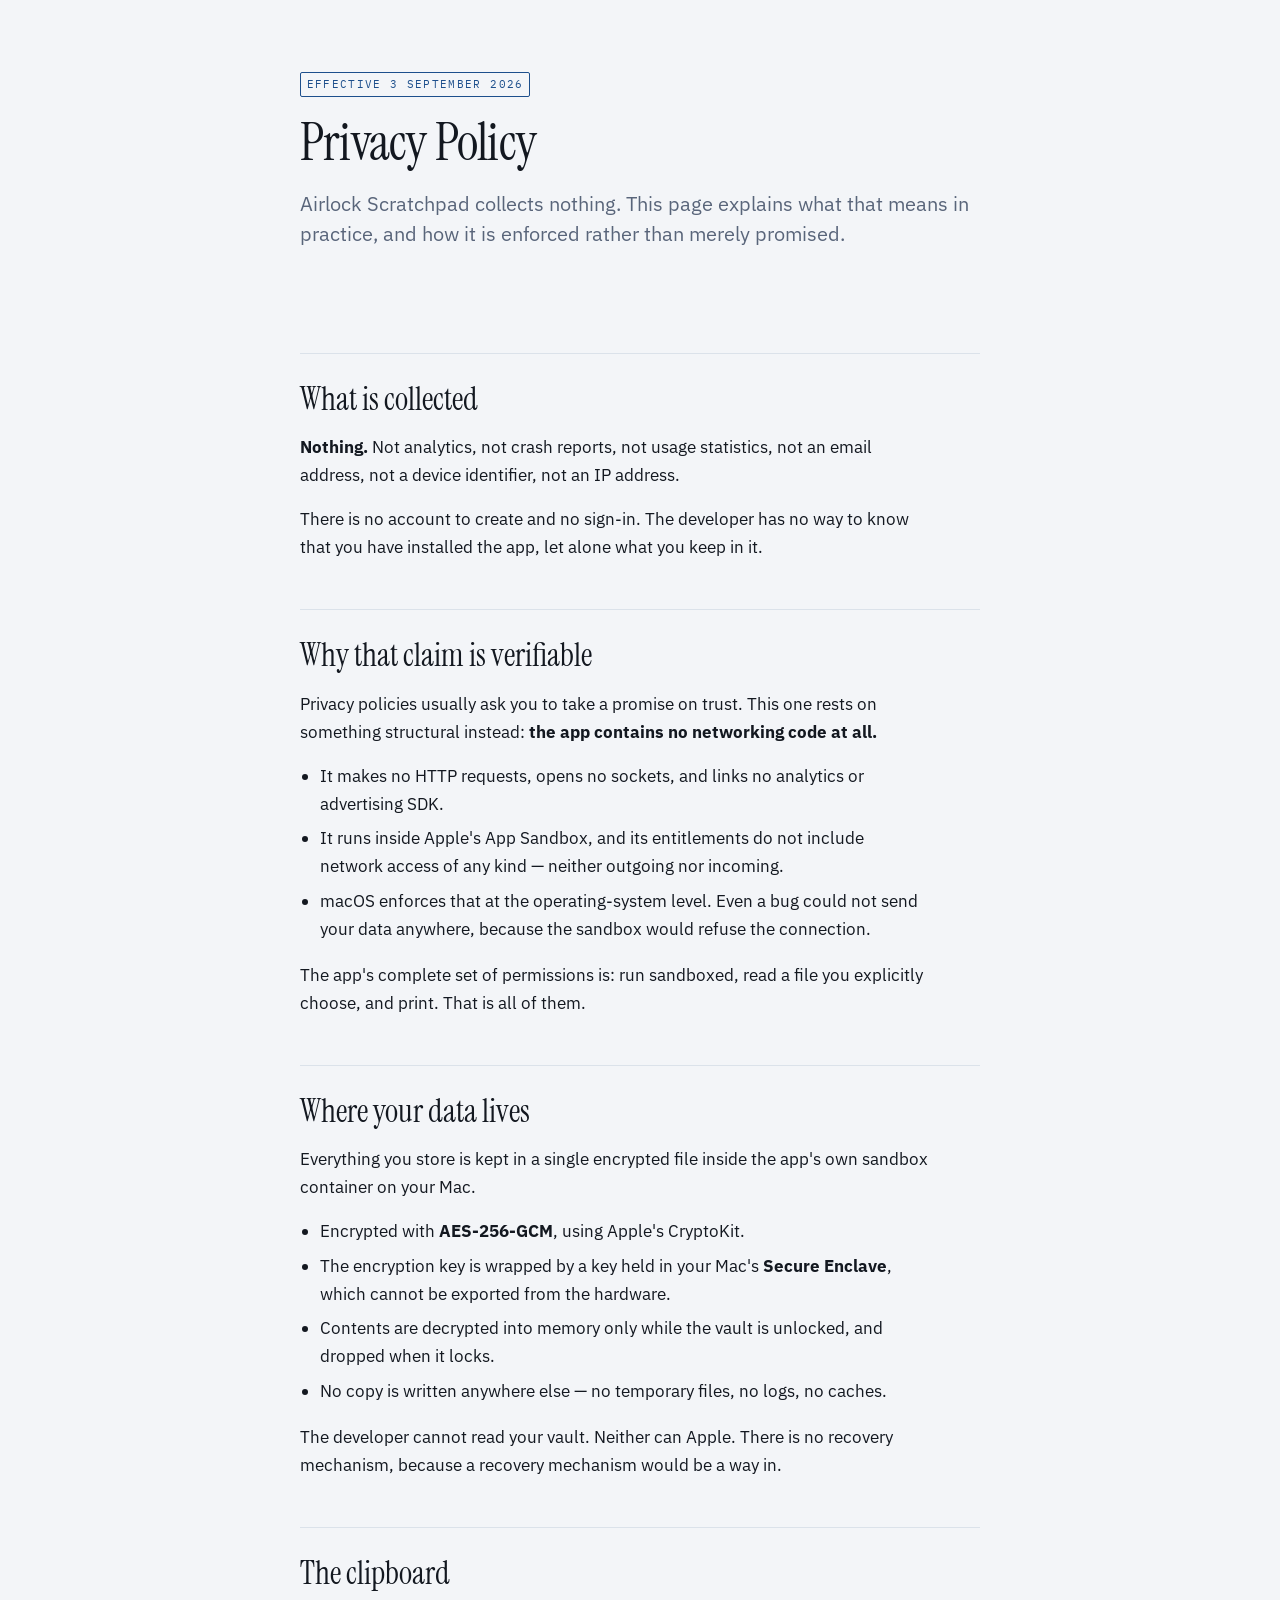
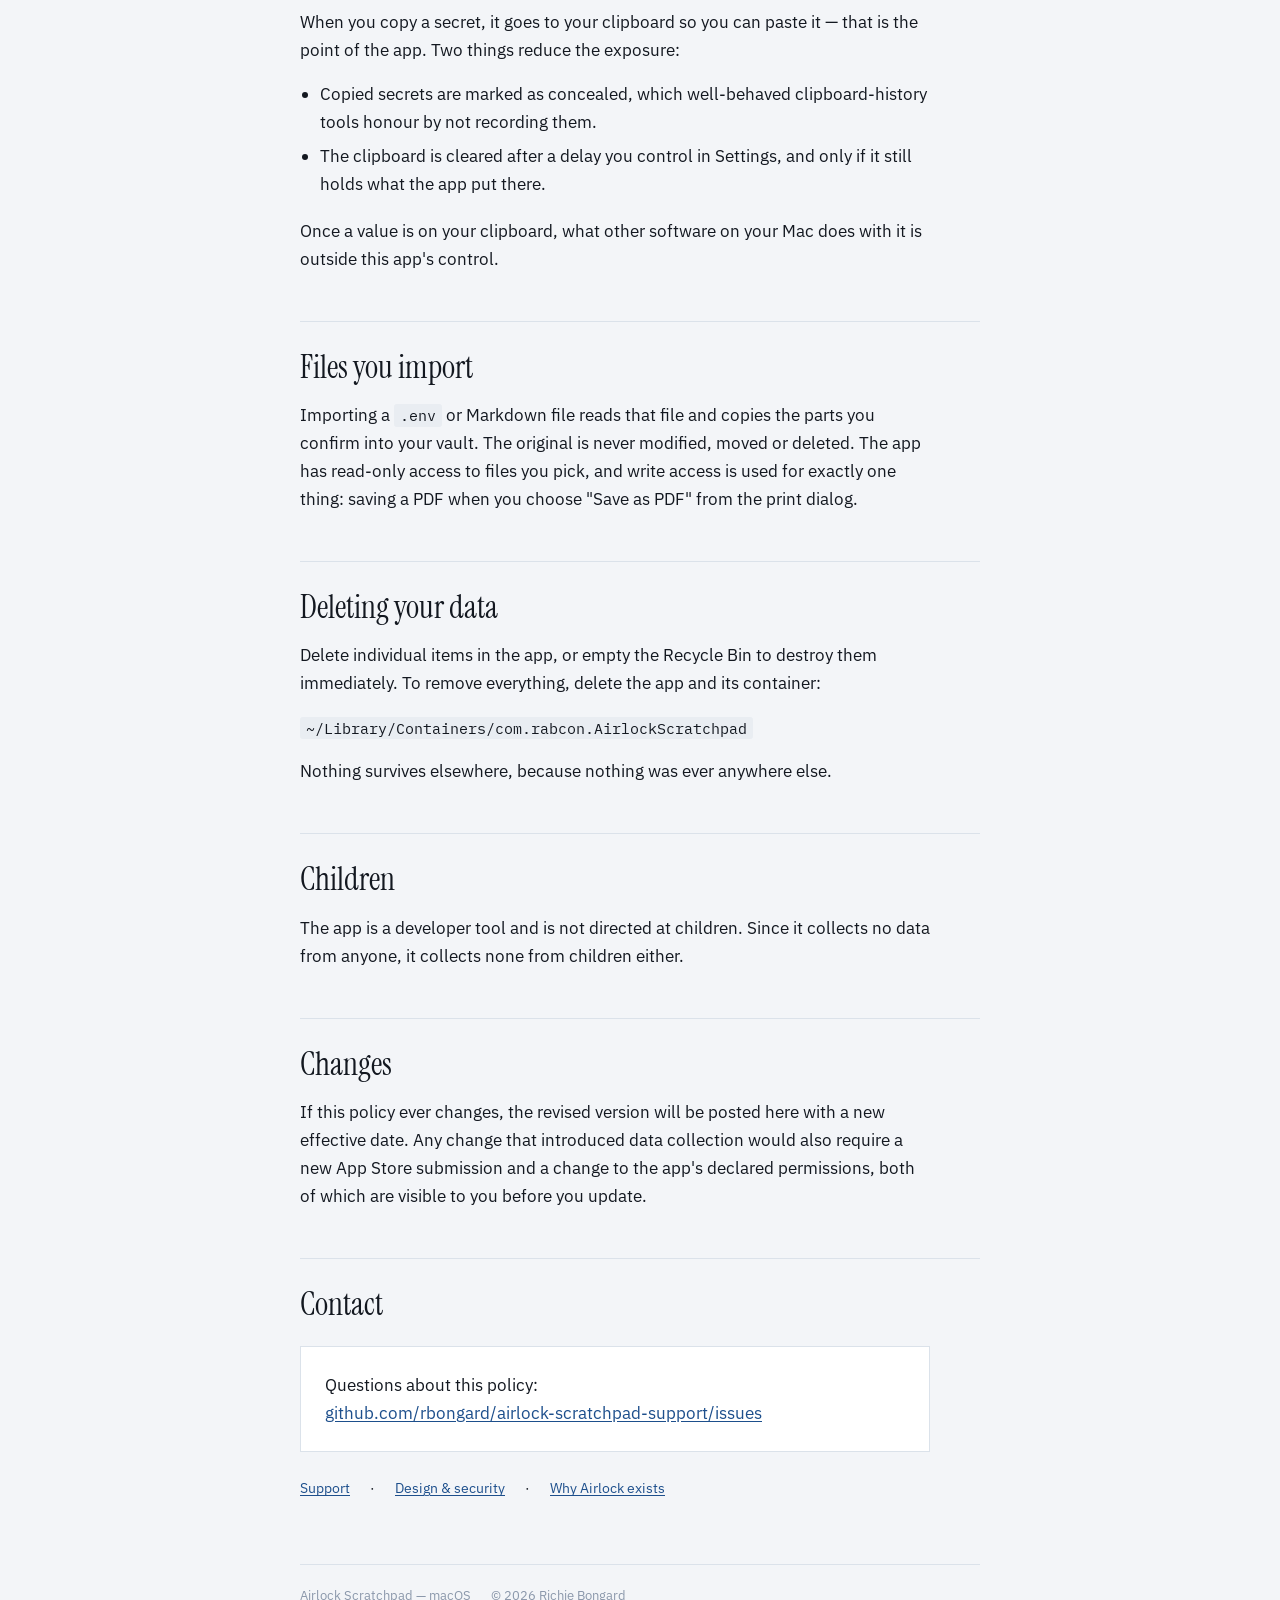
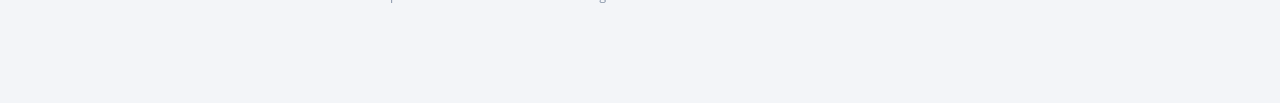
<file: privacy.html>
<!doctype html>
<html lang="en">
<head>
<meta charset="utf-8">
<meta name="viewport" content="width=device-width, initial-scale=1">
<title>Airlock Scratchpad — Privacy Policy</title>
<meta name="description" content="Privacy policy for Airlock Scratchpad. The app collects no data, has no network code, and no account.">
<link rel="preconnect" href="https://fonts.googleapis.com">
<link rel="preconnect" href="https://fonts.gstatic.com" crossorigin>
<link rel="stylesheet" href="https://fonts.googleapis.com/css2?family=Instrument+Serif&family=IBM+Plex+Sans:wght@400;500;600&family=IBM+Plex+Mono:wght@400;500&display=swap">
<link rel="stylesheet" href="style.css">
</head>
<body>
<div class="wrap">

  <header>
    <span class="tag">Effective 3 September 2026</span>
    <h1>Privacy Policy</h1>
    <p class="lede">Airlock Scratchpad collects nothing. This page explains what that means in practice, and how it is enforced rather than merely promised.</p>
  </header>

  <h2>What is collected</h2>

  <p><strong>Nothing.</strong> Not analytics, not crash reports, not usage statistics, not an email address, not a device identifier, not an IP address.</p>

  <p>There is no account to create and no sign-in. The developer has no way to know that you have installed the app, let alone what you keep in it.</p>

  <h2>Why that claim is verifiable</h2>

  <p>Privacy policies usually ask you to take a promise on trust. This one rests on something structural instead: <strong>the app contains no networking code at all.</strong></p>

  <ul>
    <li>It makes no HTTP requests, opens no sockets, and links no analytics or advertising SDK.</li>
    <li>It runs inside Apple's App Sandbox, and its entitlements do not include network access of any kind — neither outgoing nor incoming.</li>
    <li>macOS enforces that at the operating-system level. Even a bug could not send your data anywhere, because the sandbox would refuse the connection.</li>
  </ul>

  <p>The app's complete set of permissions is: run sandboxed, read a file you explicitly choose, and print. That is all of them.</p>

  <h2>Where your data lives</h2>

  <p>Everything you store is kept in a single encrypted file inside the app's own sandbox container on your Mac.</p>

  <ul>
    <li>Encrypted with <strong>AES-256-GCM</strong>, using Apple's CryptoKit.</li>
    <li>The encryption key is wrapped by a key held in your Mac's <strong>Secure Enclave</strong>, which cannot be exported from the hardware.</li>
    <li>Contents are decrypted into memory only while the vault is unlocked, and dropped when it locks.</li>
    <li>No copy is written anywhere else — no temporary files, no logs, no caches.</li>
  </ul>

  <p>The developer cannot read your vault. Neither can Apple. There is no recovery mechanism, because a recovery mechanism would be a way in.</p>

  <h2>The clipboard</h2>

  <p>When you copy a secret, it goes to your clipboard so you can paste it — that is the point of the app. Two things reduce the exposure:</p>

  <ul>
    <li>Copied secrets are marked as concealed, which well-behaved clipboard-history tools honour by not recording them.</li>
    <li>The clipboard is cleared after a delay you control in Settings, and only if it still holds what the app put there.</li>
  </ul>

  <p>Once a value is on your clipboard, what other software on your Mac does with it is outside this app's control.</p>

  <h2>Files you import</h2>

  <p>Importing a <code>.env</code> or Markdown file reads that file and copies the parts you confirm into your vault. The original is never modified, moved or deleted. The app has read-only access to files you pick, and write access is used for exactly one thing: saving a PDF when you choose "Save as PDF" from the print dialog.</p>

  <h2>Deleting your data</h2>

  <p>Delete individual items in the app, or empty the Recycle Bin to destroy them immediately. To remove everything, delete the app and its container:</p>

  <p><code>~/Library/Containers/com.rabcon.AirlockScratchpad</code></p>

  <p>Nothing survives elsewhere, because nothing was ever anywhere else.</p>

  <h2>Children</h2>

  <p>The app is a developer tool and is not directed at children. Since it collects no data from anyone, it collects none from children either.</p>

  <h2>Changes</h2>

  <p>If this policy ever changes, the revised version will be posted here with a new effective date. Any change that introduced data collection would also require a new App Store submission and a change to the app's declared permissions, both of which are visible to you before you update.</p>

  <h2>Contact</h2>

  <div class="contact">
    <p>Questions about this policy:<br>
    <a href="https://github.com/rbongard/airlock-scratchpad-support/issues">github.com/rbongard/airlock-scratchpad-support/issues</a></p>
  </div>

  <nav class="crumbs">
    <a href="index.html">Support</a> ·
    <a href="design.html">Design &amp; security</a> ·
    <a href="why.html">Why Airlock exists</a>
  </nav>

  <footer>
    <span>Airlock Scratchpad — macOS</span>
    <span>© 2026 Richie Bongard</span>
  </footer>

</div>
</body>
</html>
</file>
<file: style.css>
/* Shared with the published design and positioning documents, so the support
   site reads as part of the same product rather than a bolted-on afterthought. */

:root {
  --ground:    #f3f5f8;
  --surface:   #ffffff;
  --sunk:      #e9edf2;
  --ink:       #131820;
  --slate:     #59657a;
  --faint:     #8b98ab;
  --rule:      #dbe2ea;
  --accent:    #1d4f8c;
  --accent-dim:#e2ebf6;
  --amber:     #9a5c0c;
  --amber-dim: #f7ecda;
  --measure:   63ch;
}

@media (prefers-color-scheme: dark) {
  :root {
    --ground:    #0e1217;
    --surface:   #161c24;
    --sunk:      #1c232d;
    --ink:       #e7ecf3;
    --slate:     #9dabbd;
    --faint:     #6d7c90;
    --rule:      #29323e;
    --accent:    #79aae8;
    --accent-dim:#1a2b40;
    --amber:     #d9a052;
    --amber-dim: #332614;
  }
}

* { box-sizing: border-box; }

body {
  margin: 0;
  background: var(--ground);
  color: var(--ink);
  font-family: "IBM Plex Sans", ui-sans-serif, system-ui, -apple-system, sans-serif;
  font-size: 1.0625rem;
  line-height: 1.65;
  -webkit-font-smoothing: antialiased;
}

.wrap {
  max-width: 46rem;
  margin: 0 auto;
  padding: 0 1.75rem 6rem;
}

h1, h2, h3 { text-wrap: balance; margin: 0; }

h1 {
  font-family: "Instrument Serif", Georgia, "Times New Roman", serif;
  font-weight: 400;
  font-size: 3.25rem;
  line-height: 1;
  letter-spacing: -0.015em;
}

h1 .second { display: block; color: var(--slate); font-size: 0.55em; }

h2 {
  font-family: "Instrument Serif", Georgia, serif;
  font-weight: 400;
  font-size: 2rem;
  line-height: 1.1;
  margin: 3rem 0 1rem;
  padding-top: 1.75rem;
  border-top: 1px solid var(--rule);
}

h3 { font-size: 1.1rem; font-weight: 600; margin: 1.75rem 0 0.4rem; }

p { margin: 0 0 1rem; max-width: var(--measure); }
ul { margin: 0 0 1.15rem; padding-left: 1.25rem; max-width: var(--measure); }
li { margin-bottom: 0.4rem; }

a { color: var(--accent); text-underline-offset: 2px; }

header {
  padding: 4.5rem 0 2.5rem;
  display: flex;
  flex-direction: column;
  gap: 1.25rem;
}

.lede { font-size: 1.25rem; line-height: 1.5; color: var(--slate); max-width: var(--measure); }

.tag {
  align-self: flex-start;
  font-family: "IBM Plex Mono", ui-monospace, Menlo, monospace;
  font-size: 0.7rem;
  letter-spacing: 0.12em;
  text-transform: uppercase;
  color: var(--accent);
  border: 1px solid var(--accent);
  border-radius: 2px;
  padding: 0.2em 0.5em;
}

code, kbd {
  font-family: "IBM Plex Mono", ui-monospace, Menlo, monospace;
  font-size: 0.87em;
  background: var(--sunk);
  padding: 0.12em 0.4em;
  border-radius: 3px;
}

kbd { border: 1px solid var(--rule); }

/* Command blocks on the design page. The inner <code> drops its own inline
   background so the block reads as one surface rather than a striped one. */
pre {
  background: var(--sunk);
  border: 1px solid var(--rule);
  border-radius: 4px;
  padding: 0.85rem 1rem;
  margin: 0 0 1.15rem;
  max-width: var(--measure);
  overflow-x: auto;
}

pre code {
  background: none;
  padding: 0;
  border-radius: 0;
  font-size: 0.85em;
}

hr {
  border: 0;
  border-top: 1px solid var(--rule);
  margin: 2.25rem 0;
  max-width: var(--measure);
}

.callout {
  border-left: 3px solid var(--amber);
  background: var(--amber-dim);
  padding: 1.1rem 1.25rem;
  margin: 0 0 1.5rem;
  max-width: var(--measure);
}
.callout p:last-child { margin-bottom: 0; }
.callout strong { color: var(--amber); }

.qa {
  border-top: 1px solid var(--rule);
  padding-top: 1.25rem;
  margin-top: 1.25rem;
}
.qa:first-of-type { border-top: none; }
.qa h3 { margin-top: 0; }

.contact {
  background: var(--surface);
  border: 1px solid var(--rule);
  padding: 1.5rem 1.5rem;
  margin-top: 1.5rem;
  max-width: var(--measure);
}
.contact p:last-child { margin-bottom: 0; }

nav.crumbs {
  padding: 1.5rem 0 0;
  font-size: 0.9rem;
  display: flex;
  gap: 1.25rem;
  flex-wrap: wrap;
}

footer {
  margin-top: 4rem;
  padding-top: 1.25rem;
  border-top: 1px solid var(--rule);
  font-size: 0.82rem;
  color: var(--faint);
  display: flex;
  gap: 1.25rem;
  flex-wrap: wrap;
}

:focus-visible { outline: 2px solid var(--accent); outline-offset: 2px; }
</file>
